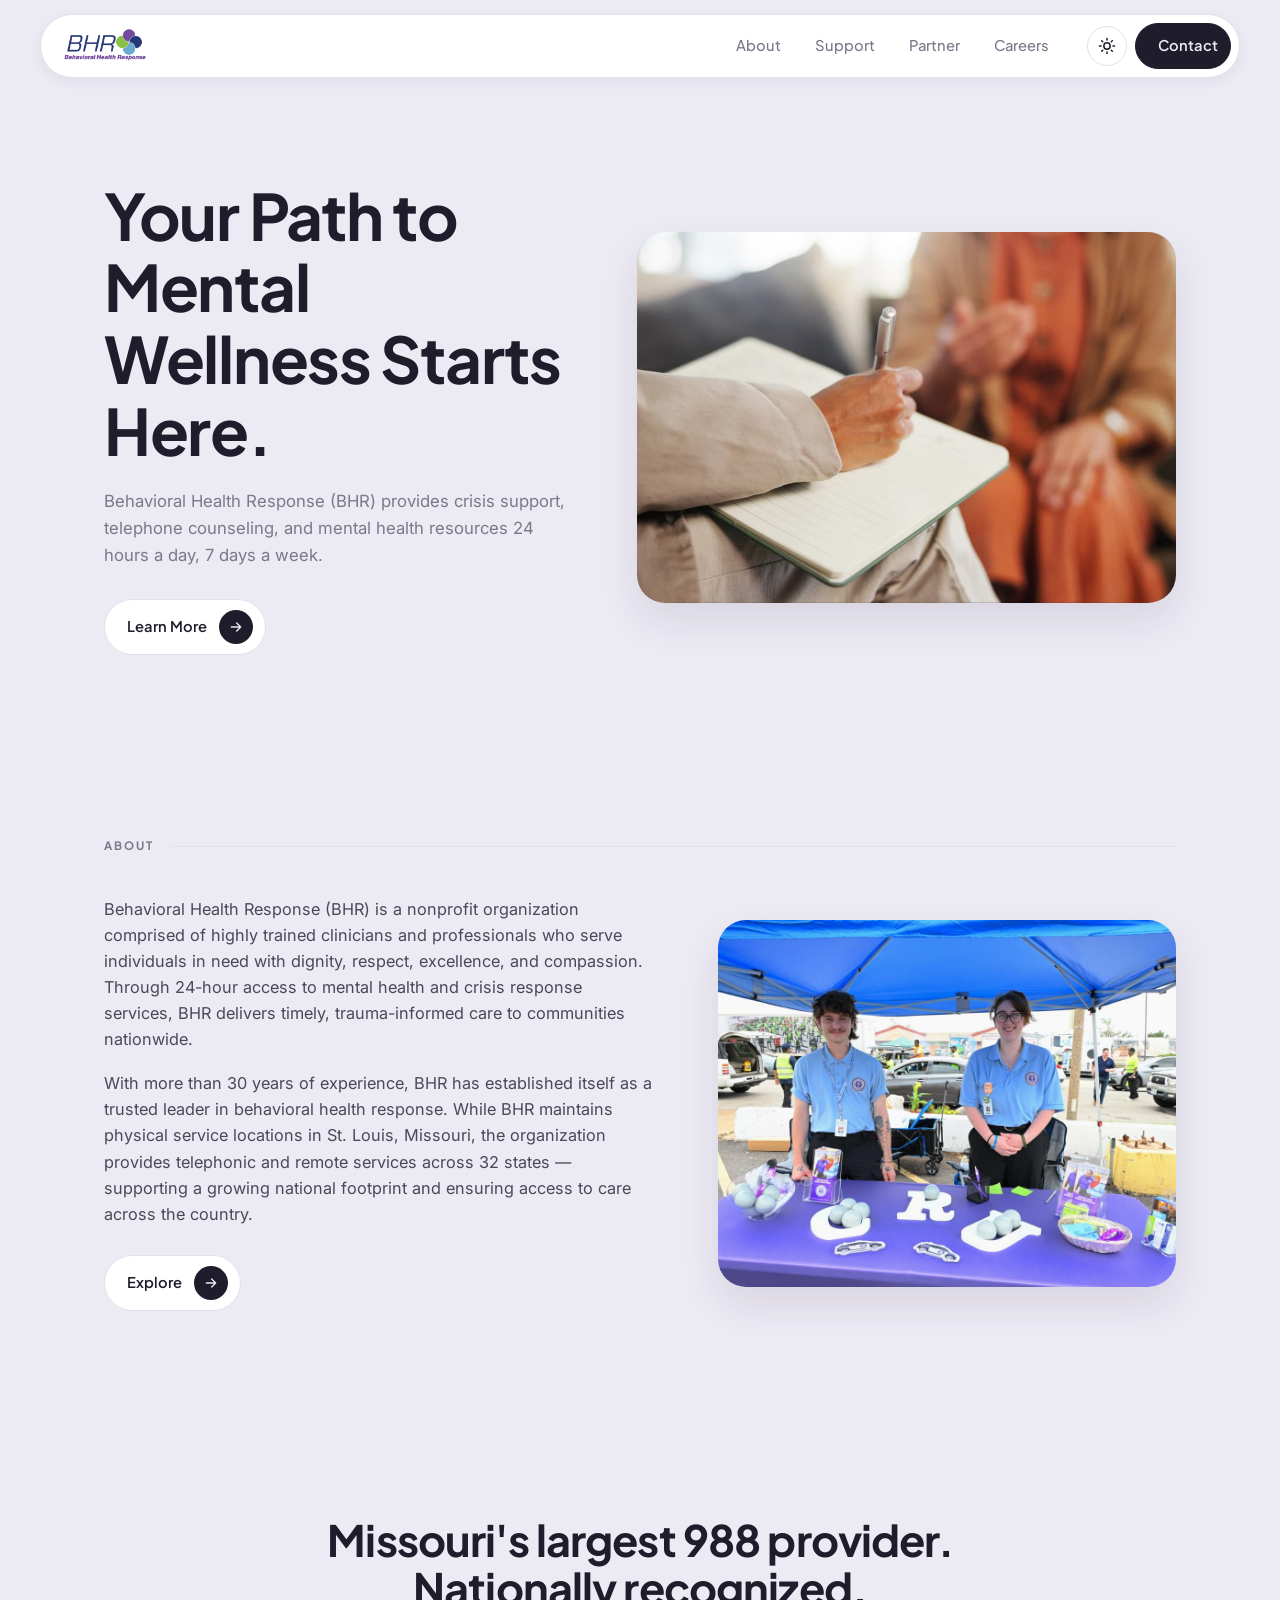
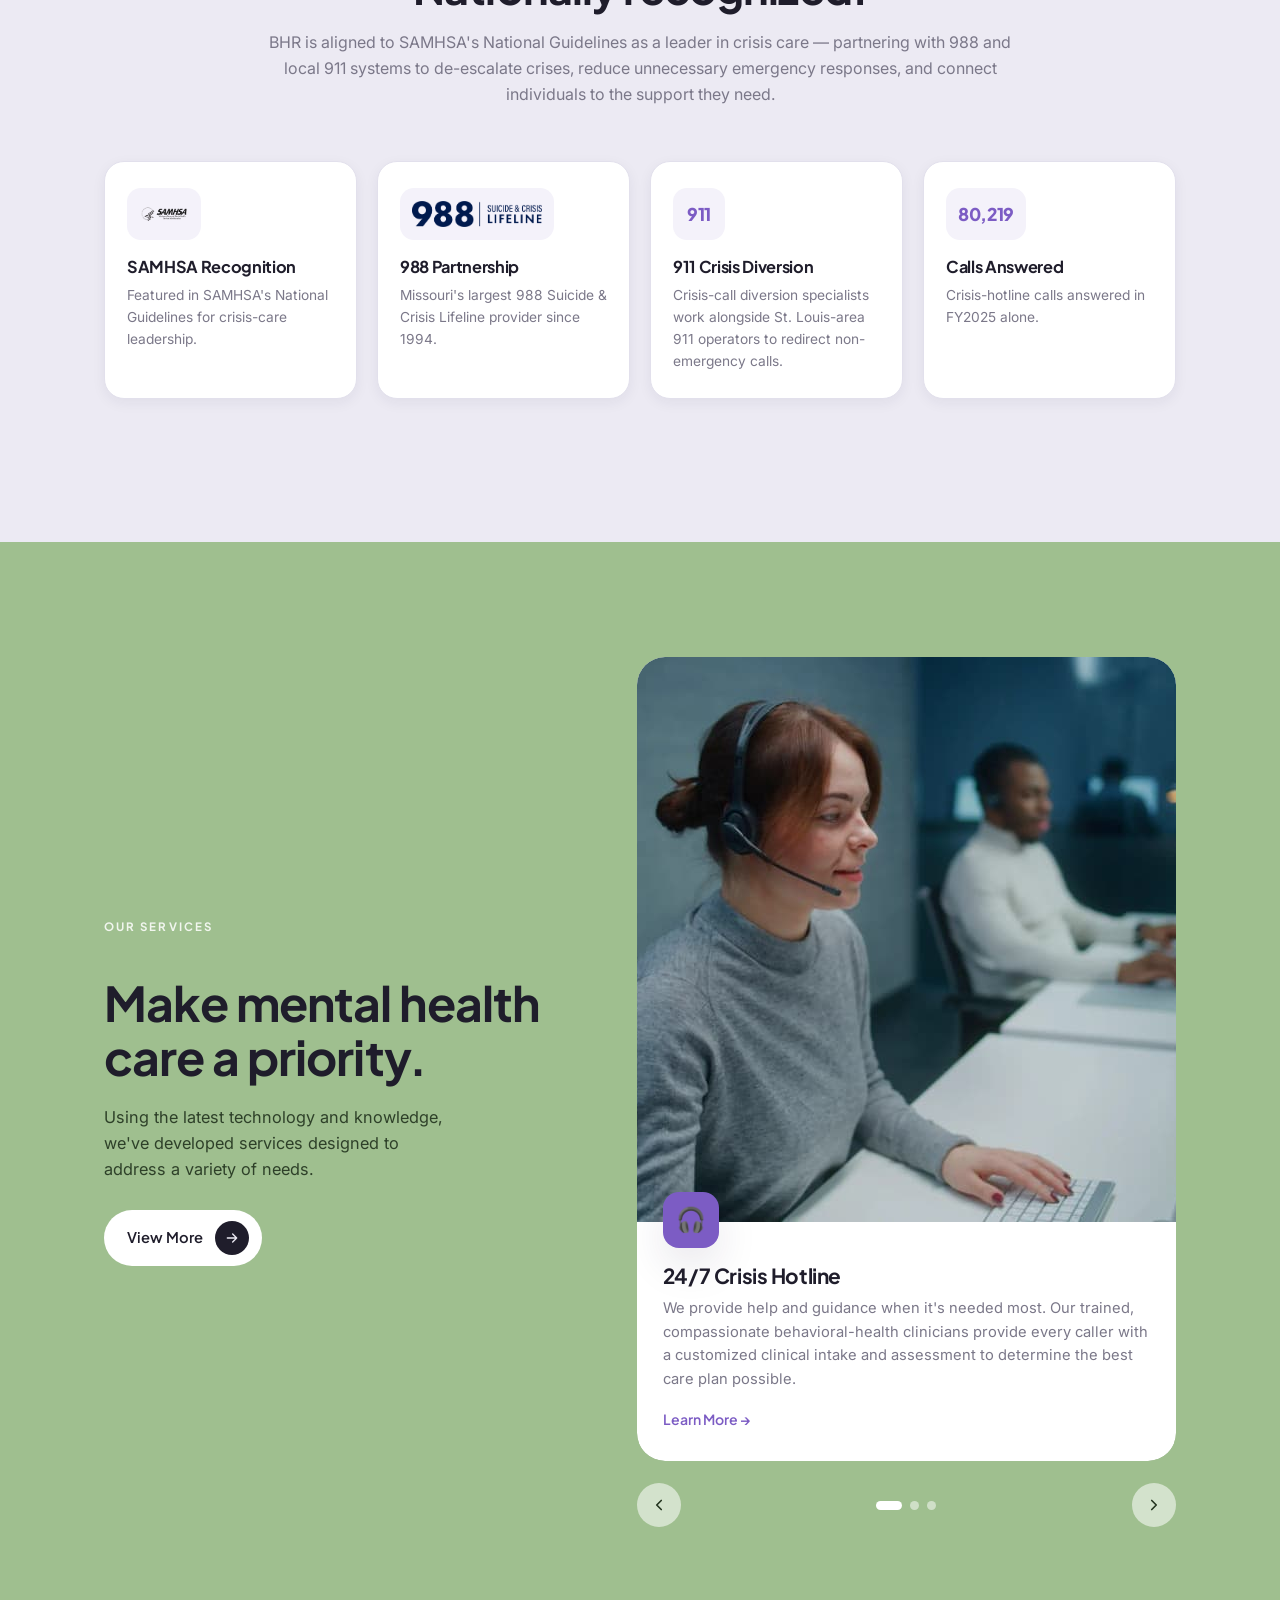
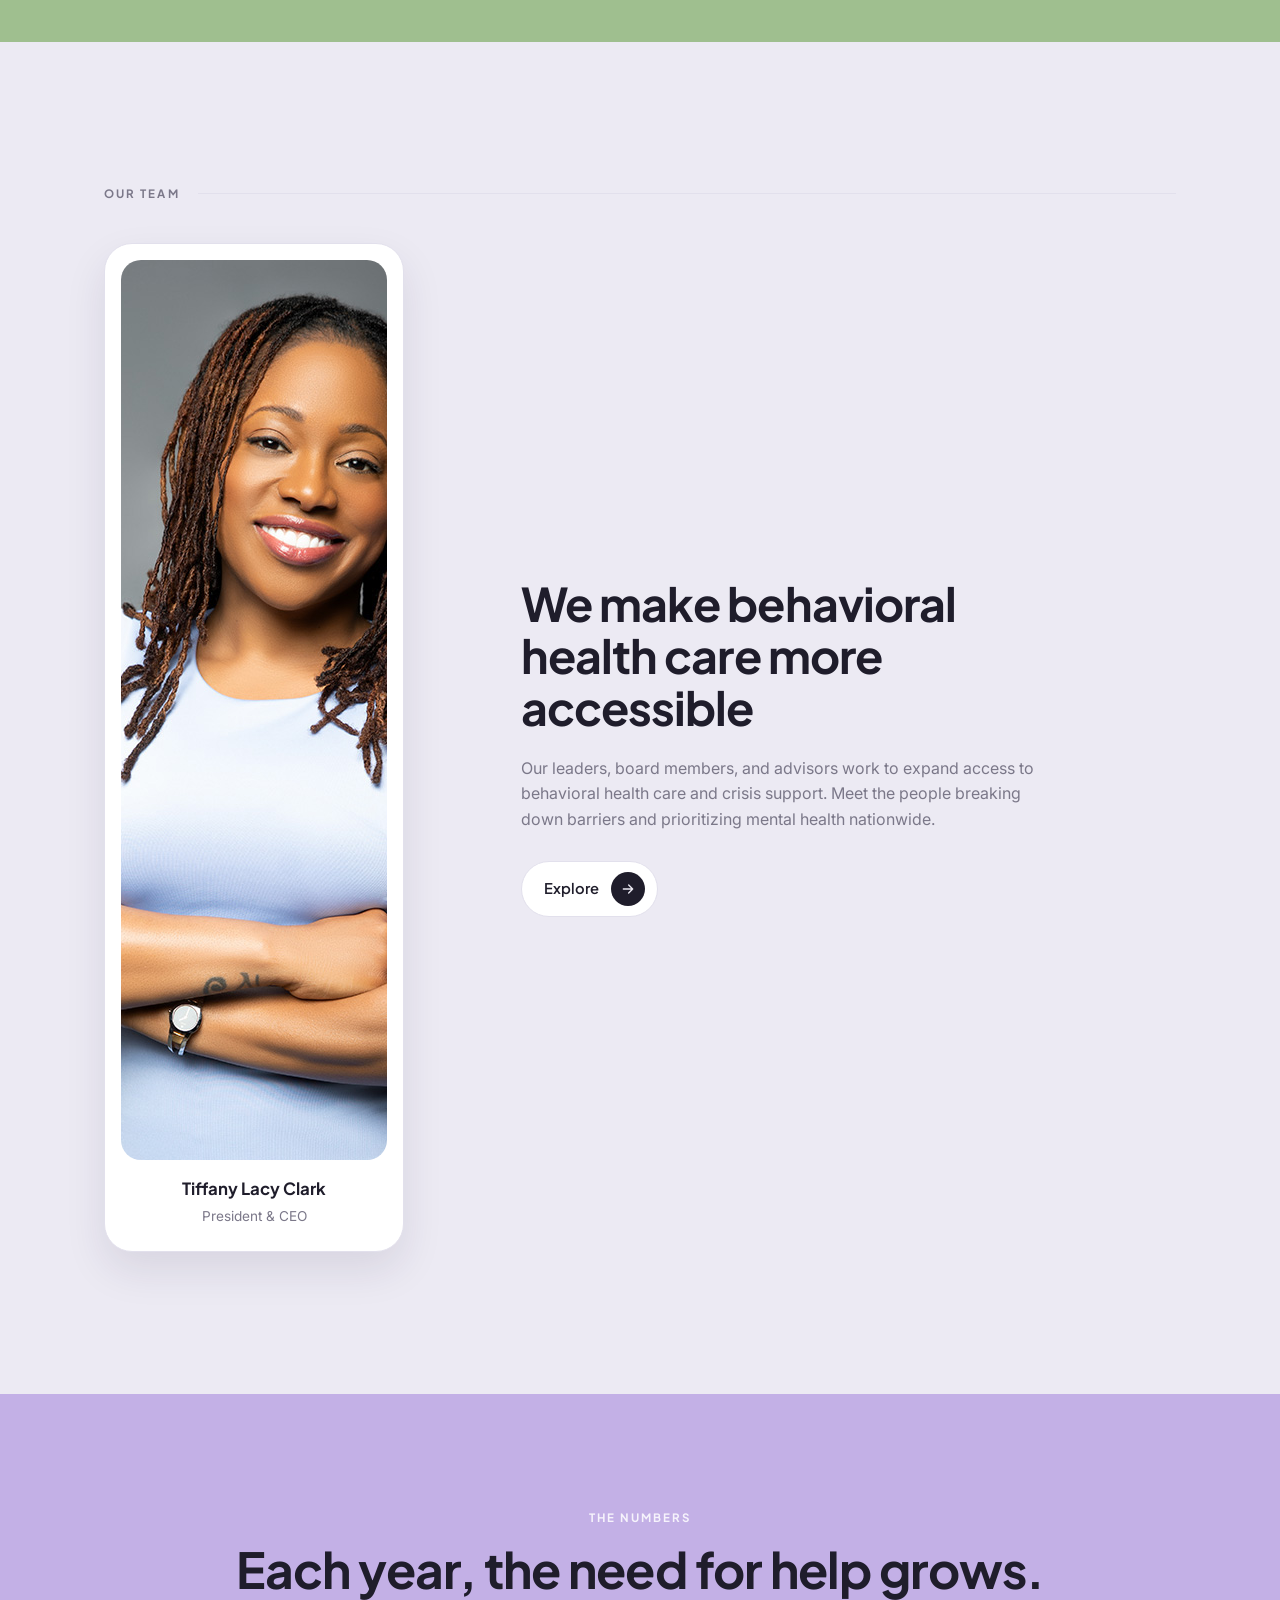
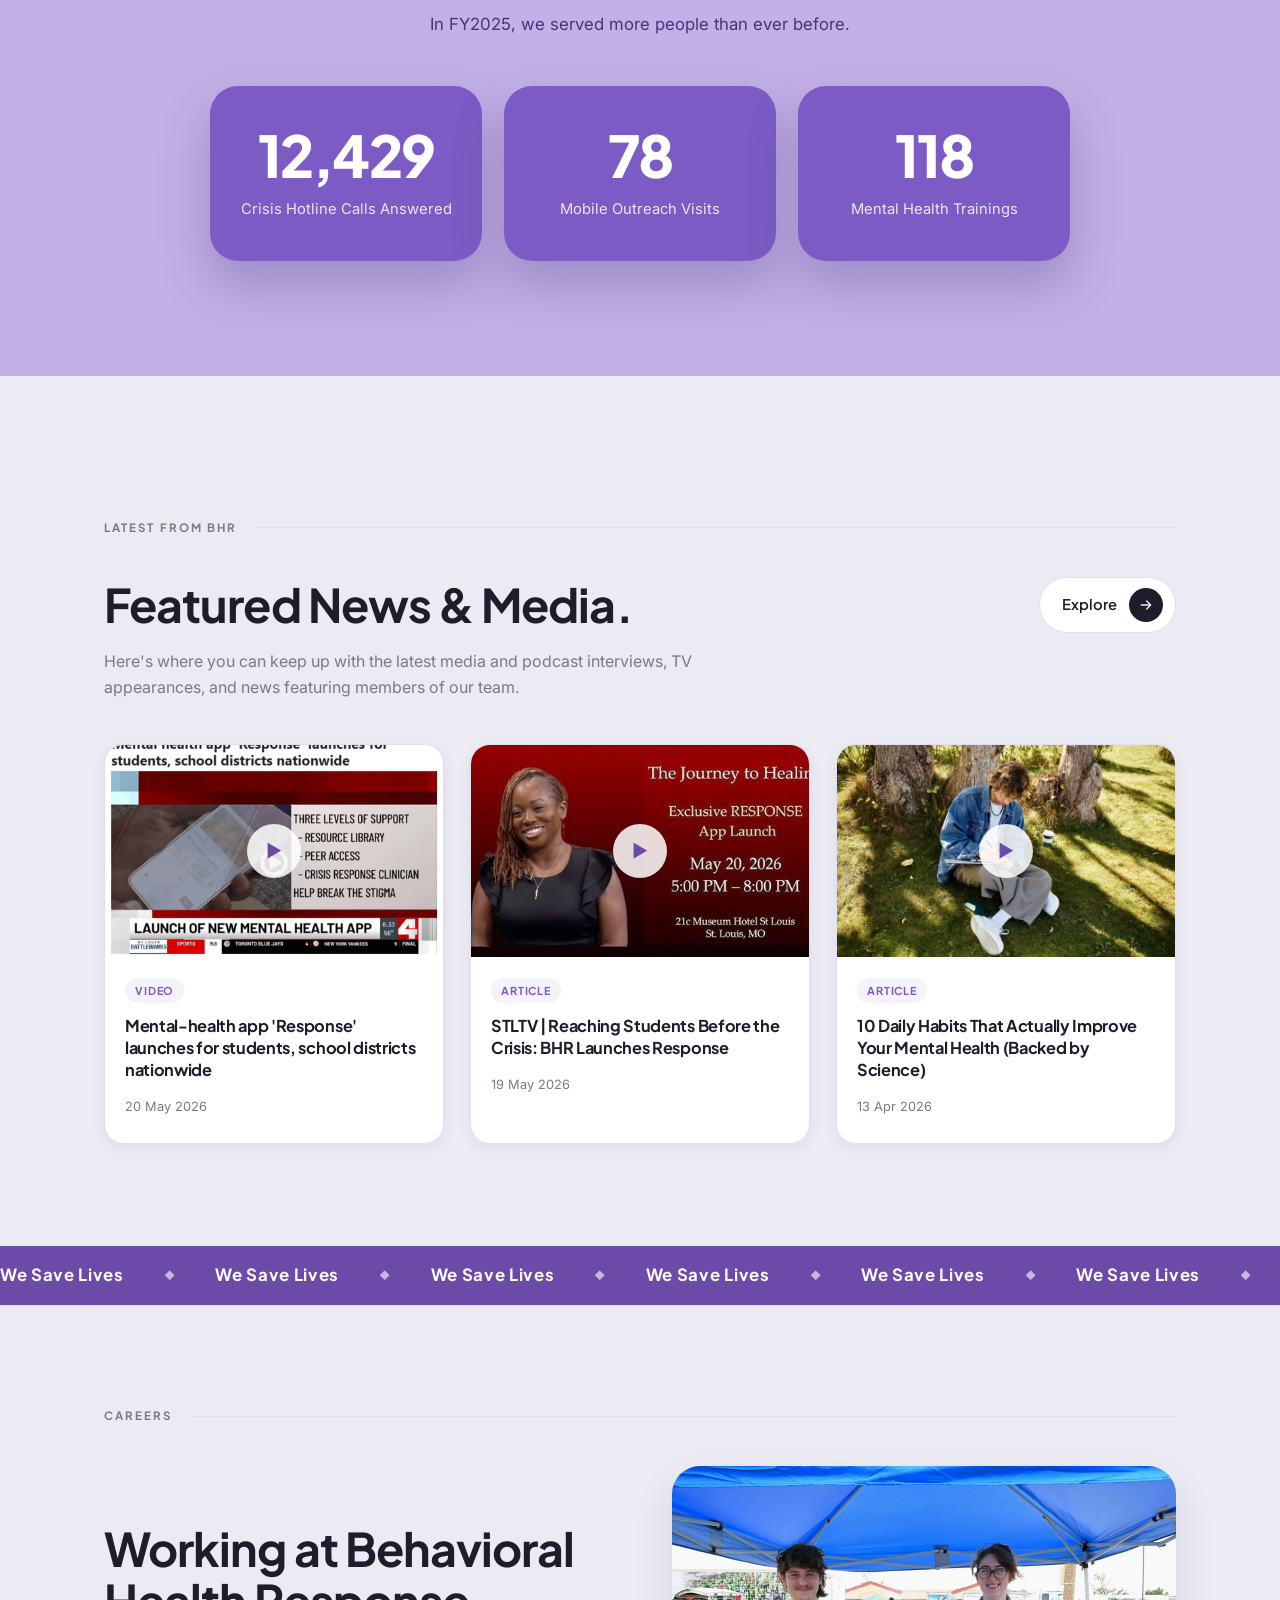
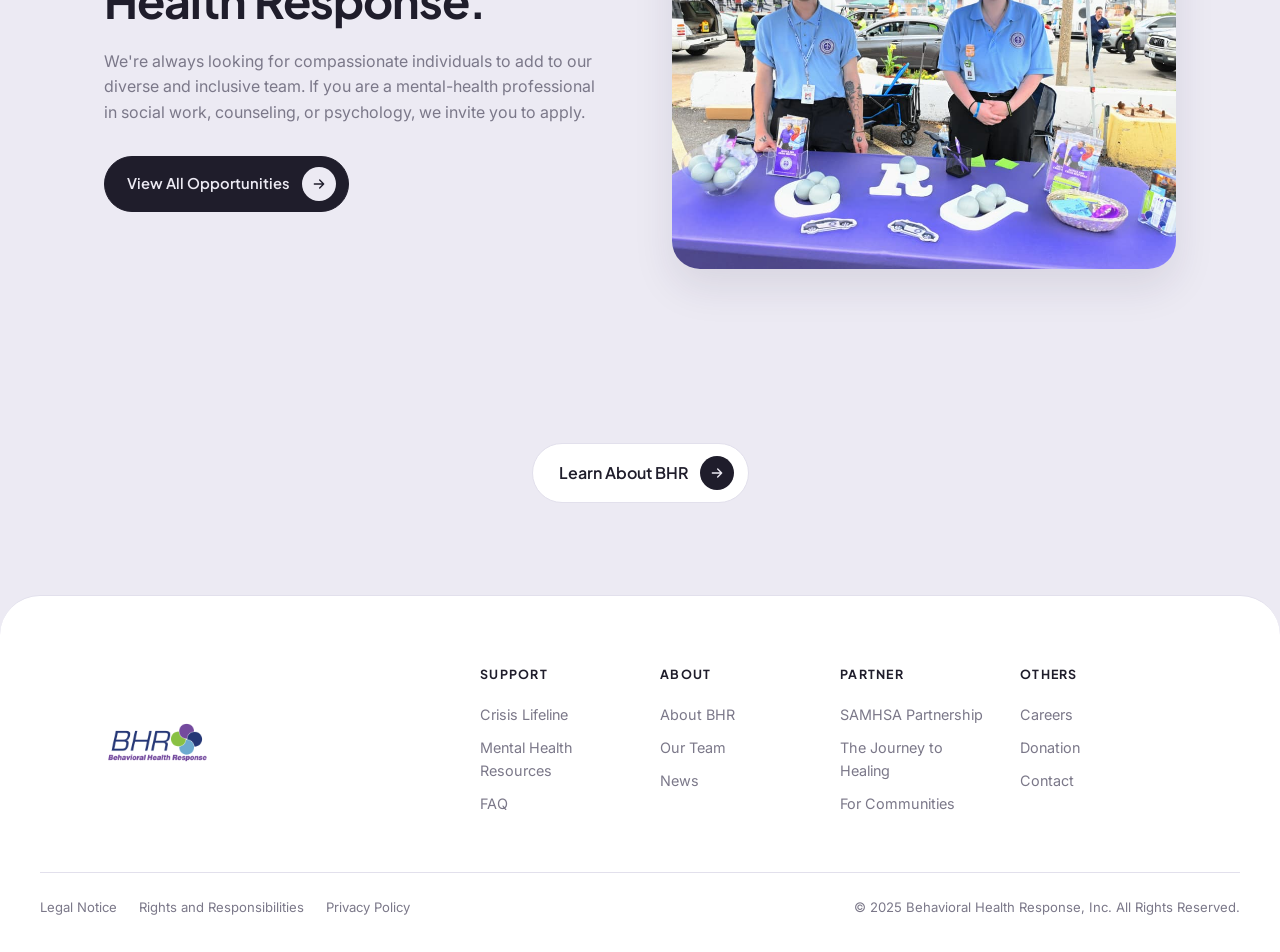
<file: index.html>
<!DOCTYPE html>
<html lang="en" data-theme="light">
<head>
  <meta charset="UTF-8" />
  <meta name="viewport" content="width=device-width, initial-scale=1.0" />
  <meta name="description" content="Behavioral Health Response (BHR) — crisis support, telephone counseling, and mental health resources 24 hours a day, 7 days a week. Missouri's largest 988 provider." />
  <title>Behavioral Health Response — Your Path to Mental Wellness Starts Here</title>
  <link rel="preconnect" href="https://fonts.googleapis.com" />
  <link rel="preconnect" href="https://fonts.gstatic.com" crossorigin />
  <link href="https://fonts.googleapis.com/css2?family=Plus+Jakarta+Sans:wght@400;500;600;700;800&family=Inter:wght@400;500;600&display=swap" rel="stylesheet" />
  <link rel="stylesheet" href="css/styles.css" />
</head>
<body>
  <!-- ============================= HEADER / NAV ============================= -->
  <header class="site-header" id="siteHeader">
    <div class="container header-inner">
      <a href="#top" class="brand" aria-label="Behavioral Health Response home">
        <img src="assets/logo.svg" alt="Behavioral Health Response" class="brand-logo" width="117" height="50" />
      </a>

      <nav class="main-nav" aria-label="Primary">
        <a href="#about">About</a>
        <a href="#services">Support</a>
        <a href="#recognition">Partner</a>
        <a href="#careers">Careers</a>
      </nav>

      <div class="header-actions">
        <button class="theme-toggle" id="themeToggle" type="button" aria-label="Toggle dark mode" title="Toggle theme">
          <svg class="icon-sun" viewBox="0 0 24 24" width="18" height="18" fill="none" stroke="currentColor" stroke-width="2" stroke-linecap="round"><circle cx="12" cy="12" r="4.2"/><path d="M12 2v2M12 20v2M4.9 4.9l1.4 1.4M17.7 17.7l1.4 1.4M2 12h2M20 12h2M4.9 19.1l1.4-1.4M17.7 6.3l1.4-1.4"/></svg>
          <svg class="icon-moon" viewBox="0 0 24 24" width="18" height="18" fill="currentColor"><path d="M20 14.5A8.5 8.5 0 0 1 9.5 4a.75.75 0 0 0-1-.9A9.5 9.5 0 1 0 20.9 15.5a.75.75 0 0 0-.9-1Z"/></svg>
        </button>
        <a href="#contact" class="btn btn-dark">Contact</a>
        <button class="nav-toggle" id="navToggle" type="button" aria-label="Open menu" aria-expanded="false">
          <span></span><span></span><span></span>
        </button>
      </div>
    </div>
  </header>

  <main id="top">
    <!-- ============================= HERO ============================= -->
    <section class="hero container" aria-labelledby="hero-title">
      <div class="hero-copy reveal">
        <h1 id="hero-title">Your Path to Mental<br />Wellness Starts Here.</h1>
        <p class="hero-sub">Behavioral Health Response (BHR) provides crisis support, telephone counseling, and mental health resources 24 hours a day, 7 days a week.</p>
        <a href="#about" class="btn btn-outline btn-arrow">
          Learn More
          <span class="arrow-dot" aria-hidden="true">
            <svg viewBox="0 0 24 24" width="16" height="16" fill="none" stroke="currentColor" stroke-width="2" stroke-linecap="round" stroke-linejoin="round"><path d="M5 12h14M13 6l6 6-6 6"/></svg>
          </span>
        </a>
      </div>
      <figure class="hero-media reveal">
        <img src="assets/hero.webp" alt="Behavioral Health Response team member supporting the community" class="media media-hero" width="1200" height="633" fetchpriority="high" />
      </figure>
    </section>

    <!-- ============================= ABOUT ============================= -->
    <section class="section about container" id="about" aria-labelledby="about-title">
      <div class="section-eyebrow"><span>ABOUT</span><span class="rule"></span></div>
      <div class="about-grid">
        <div class="about-copy reveal">
          <p>Behavioral Health Response (BHR) is a nonprofit organization comprised of highly trained clinicians and professionals who serve individuals in need with dignity, respect, excellence, and compassion. Through 24-hour access to mental health and crisis response services, BHR delivers timely, trauma-informed care to communities nationwide.</p>
          <p>With more than 30 years of experience, BHR has established itself as a trusted leader in behavioral health response. While BHR maintains physical service locations in St. Louis, Missouri, the organization provides telephonic and remote services across 32 states — supporting a growing national footprint and ensuring access to care across the country.</p>
          <a href="#recognition" class="btn btn-outline btn-arrow">
            Explore
            <span class="arrow-dot" aria-hidden="true"><svg viewBox="0 0 24 24" width="16" height="16" fill="none" stroke="currentColor" stroke-width="2" stroke-linecap="round" stroke-linejoin="round"><path d="M5 12h14M13 6l6 6-6 6"/></svg></span>
          </a>
        </div>
        <figure class="about-media reveal">
          <img src="assets/careers.webp" alt="BHR staff engaging with the community at an outreach event" class="media media-about" width="1200" height="800" loading="lazy" />
        </figure>
      </div>
    </section>

    <!-- ============================= RECOGNITION / 988 ============================= -->
    <section class="section recognition container" id="recognition" aria-labelledby="recognition-title">
      <div class="recognition-head reveal">
        <h2 id="recognition-title">Missouri's largest 988 provider.<br />Nationally recognized.</h2>
        <p>BHR is aligned to SAMHSA's National Guidelines as a leader in crisis care — partnering with 988 and local 911 systems to de-escalate crises, reduce unnecessary emergency responses, and connect individuals to the support they need.</p>
      </div>
      <ul class="stat-cards" role="list">
        <li class="stat-card reveal">
          <span class="stat-badge stat-logo"><img src="assets/samhsa.png" alt="SAMHSA" /></span>
          <h3>SAMHSA Recognition</h3>
          <p>Featured in SAMHSA's National Guidelines for crisis-care leadership.</p>
        </li>
        <li class="stat-card reveal">
          <span class="stat-badge stat-logo"><img src="assets/badge-988.png" alt="988 Suicide & Crisis Lifeline" /></span>
          <h3>988 Partnership</h3>
          <p>Missouri's largest 988 Suicide &amp; Crisis Lifeline provider since 1994.</p>
        </li>
        <li class="stat-card reveal">
          <span class="stat-badge stat-num">911</span>
          <h3>911 Crisis Diversion</h3>
          <p>Crisis-call diversion specialists work alongside St. Louis-area 911 operators to redirect non-emergency calls.</p>
        </li>
        <li class="stat-card reveal">
          <span class="stat-badge stat-num">80,219</span>
          <h3>Calls Answered</h3>
          <p>Crisis-hotline calls answered in FY2025 alone.</p>
        </li>
      </ul>
    </section>

    <!-- ============================= SERVICES (GREEN) ============================= -->
    <section class="section-band band-green" id="services" aria-labelledby="services-title">
      <div class="container services-grid">
        <div class="services-copy reveal">
          <div class="section-eyebrow on-band"><span>OUR SERVICES</span></div>
          <h2 id="services-title">Make mental health<br />care a priority.</h2>
          <p>Using the latest technology and knowledge, we've developed services designed to address a variety of needs.</p>
          <a href="#numbers" class="btn btn-light btn-arrow">
            View More
            <span class="arrow-dot" aria-hidden="true"><svg viewBox="0 0 24 24" width="16" height="16" fill="none" stroke="currentColor" stroke-width="2" stroke-linecap="round" stroke-linejoin="round"><path d="M5 12h14M13 6l6 6-6 6"/></svg></span>
          </a>
        </div>

        <div class="services-carousel reveal">
          <div class="carousel-track" id="carouselTrack">
            <article class="service-slide">
              <img src="assets/service-crisis.webp" alt="A trained BHR clinician providing crisis support by phone" class="media media-service" width="1080" height="565" loading="lazy" />
              <div class="service-card">
                <span class="service-icon" aria-hidden="true">🎧</span>
                <h3>24/7 Crisis Hotline</h3>
                <p>We provide help and guidance when it's needed most. Our trained, compassionate behavioral-health clinicians provide every caller with a customized clinical intake and assessment to determine the best care plan possible.</p>
                <a href="#contact" class="link-arrow">Learn More →</a>
              </div>
            </article>
            <article class="service-slide">
              <img src="assets/careers.webp" alt="BHR mobile outreach team meeting people in the community" class="media media-service" width="1200" height="800" loading="lazy" />
              <div class="service-card">
                <span class="service-icon" aria-hidden="true">🚐</span>
                <h3>Mobile Outreach</h3>
                <p>Community-based response teams meet individuals where they are, providing in-person de-escalation, assessment, and warm hand-offs to ongoing care and local resources.</p>
                <a href="#contact" class="link-arrow">Learn More →</a>
              </div>
            </article>
            <article class="service-slide">
              <img src="assets/hero.webp" alt="A mental-health training session led by BHR staff" class="media media-service" width="1200" height="633" loading="lazy" />
              <div class="service-card">
                <span class="service-icon" aria-hidden="true">🧠</span>
                <h3>Mental Health Training</h3>
                <p>We equip schools, employers, and first responders with evidence-based training to recognize warning signs and respond with confidence and compassion.</p>
                <a href="#contact" class="link-arrow">Learn More →</a>
              </div>
            </article>
          </div>
          <div class="carousel-controls">
            <button class="carousel-btn" id="carouselPrev" type="button" aria-label="Previous slide">
              <svg viewBox="0 0 24 24" width="18" height="18" fill="none" stroke="currentColor" stroke-width="2.2" stroke-linecap="round" stroke-linejoin="round"><path d="M15 6l-6 6 6 6"/></svg>
            </button>
            <div class="carousel-dots" id="carouselDots" role="tablist" aria-label="Slides"></div>
            <button class="carousel-btn" id="carouselNext" type="button" aria-label="Next slide">
              <svg viewBox="0 0 24 24" width="18" height="18" fill="none" stroke="currentColor" stroke-width="2.2" stroke-linecap="round" stroke-linejoin="round"><path d="M9 6l6 6-6 6"/></svg>
            </button>
          </div>
        </div>
      </div>
    </section>

    <!-- ============================= TEAM ============================= -->
    <section class="section team container" id="team" aria-labelledby="team-title">
      <div class="section-eyebrow"><span>OUR TEAM</span><span class="rule"></span></div>
      <div class="team-grid">
        <figure class="team-card reveal">
          <img src="assets/tiffany.jpg" alt="Tiffany Lacy Clark, President & CEO of Behavioral Health Response" class="media media-portrait" width="900" height="900" loading="lazy" />
          <figcaption>
            <strong>Tiffany Lacy Clark</strong>
            <span>President &amp; CEO</span>
          </figcaption>
        </figure>
        <div class="team-copy reveal">
          <h2 id="team-title">We make behavioral health care more accessible</h2>
          <p>Our leaders, board members, and advisors work to expand access to behavioral health care and crisis support. Meet the people breaking down barriers and prioritizing mental health nationwide.</p>
          <a href="#careers" class="btn btn-outline btn-arrow">
            Explore
            <span class="arrow-dot" aria-hidden="true"><svg viewBox="0 0 24 24" width="16" height="16" fill="none" stroke="currentColor" stroke-width="2" stroke-linecap="round" stroke-linejoin="round"><path d="M5 12h14M13 6l6 6-6 6"/></svg></span>
          </a>
        </div>
      </div>
    </section>

    <!-- ============================= THE NUMBERS (PURPLE) ============================= -->
    <section class="section-band band-purple" id="numbers" aria-labelledby="numbers-title">
      <div class="container numbers-inner">
        <div class="section-eyebrow on-band center"><span>THE NUMBERS</span></div>
        <h2 id="numbers-title" class="reveal">Each year, the need for help grows.</h2>
        <p class="numbers-sub reveal">In FY2025, we served more people than ever before.</p>
        <ul class="big-stats" role="list">
          <li class="big-stat reveal">
            <span class="big-num" data-count="14651">0</span>
            <span class="big-label">Crisis Hotline Calls Answered</span>
          </li>
          <li class="big-stat reveal">
            <span class="big-num" data-count="93">0</span>
            <span class="big-label">Mobile Outreach Visits</span>
          </li>
          <li class="big-stat reveal">
            <span class="big-num" data-count="140">0</span>
            <span class="big-label">Mental Health Trainings</span>
          </li>
        </ul>
      </div>
    </section>

    <!-- ============================= NEWS & MEDIA ============================= -->
    <section class="section news container" id="news" aria-labelledby="news-title">
      <div class="section-eyebrow"><span>LATEST FROM BHR</span><span class="rule"></span></div>
      <div class="news-head reveal">
        <h2 id="news-title">Featured News &amp; Media.</h2>
        <a href="#" class="btn btn-outline btn-arrow">
          Explore
          <span class="arrow-dot" aria-hidden="true"><svg viewBox="0 0 24 24" width="16" height="16" fill="none" stroke="currentColor" stroke-width="2" stroke-linecap="round" stroke-linejoin="round"><path d="M5 12h14M13 6l6 6-6 6"/></svg></span>
        </a>
      </div>
      <p class="news-intro reveal">Here's where you can keep up with the latest media and podcast interviews, TV appearances, and news featuring members of our team.</p>
      <ul class="news-grid" role="list">
        <li class="news-card reveal">
          <div class="news-media">
            <img src="assets/news-1.png" alt="Mental-health app 'Response' launch coverage" class="media" width="500" height="350" loading="lazy" />
            <span class="play-badge" aria-hidden="true">▶</span>
          </div>
          <div class="news-body">
            <span class="tag">Video</span>
            <h3>Mental-health app 'Response' launches for students, school districts nationwide</h3>
            <time>20 May 2026</time>
          </div>
        </li>
        <li class="news-card reveal">
          <div class="news-media">
            <img src="assets/news-2.jpg" alt="STLTV segment — BHR launches Response" class="media" width="500" height="281" loading="lazy" />
            <span class="play-badge" aria-hidden="true">▶</span>
          </div>
          <div class="news-body">
            <span class="tag">Article</span>
            <h3>STLTV | Reaching Students Before the Crisis: BHR Launches Response</h3>
            <time>19 May 2026</time>
          </div>
        </li>
        <li class="news-card reveal">
          <div class="news-media">
            <img src="assets/news-3.jpg" alt="Wellness feature — 10 daily habits for mental health" class="media" width="750" height="500" loading="lazy" />
            <span class="play-badge" aria-hidden="true">▶</span>
          </div>
          <div class="news-body">
            <span class="tag">Article</span>
            <h3>10 Daily Habits That Actually Improve Your Mental Health (Backed by Science)</h3>
            <time>13 Apr 2026</time>
          </div>
        </li>
      </ul>
    </section>

    <!-- ============================= MARQUEE ============================= -->
    <div class="marquee" aria-hidden="true">
      <div class="marquee-track">
        <span>We Save Lives</span><span class="diamond">◆</span>
        <span>We Save Lives</span><span class="diamond">◆</span>
        <span>We Save Lives</span><span class="diamond">◆</span>
        <span>We Save Lives</span><span class="diamond">◆</span>
        <span>We Save Lives</span><span class="diamond">◆</span>
        <span>We Save Lives</span><span class="diamond">◆</span>
        <span>We Save Lives</span><span class="diamond">◆</span>
        <span>We Save Lives</span><span class="diamond">◆</span>
      </div>
    </div>

    <!-- ============================= CAREERS ============================= -->
    <section class="section careers container" id="careers" aria-labelledby="careers-title">
      <div class="section-eyebrow"><span>CAREERS</span><span class="rule"></span></div>
      <div class="careers-grid">
        <div class="careers-copy reveal">
          <h2 id="careers-title">Working at Behavioral Health Response.</h2>
          <p>We're always looking for compassionate individuals to add to our diverse and inclusive team. If you are a mental-health professional in social work, counseling, or psychology, we invite you to apply.</p>
          <a href="#" class="btn btn-dark btn-arrow">
            View All Opportunities
            <span class="arrow-dot light" aria-hidden="true"><svg viewBox="0 0 24 24" width="16" height="16" fill="none" stroke="currentColor" stroke-width="2" stroke-linecap="round" stroke-linejoin="round"><path d="M5 12h14M13 6l6 6-6 6"/></svg></span>
          </a>
        </div>
        <figure class="careers-media reveal">
          <img src="assets/careers.webp" alt="BHR staff volunteering at a community outreach tent" class="media media-careers" width="1200" height="800" loading="lazy" />
        </figure>
      </div>
    </section>

    <!-- ============================= CTA ============================= -->
    <section class="cta-final container" id="contact">
      <a href="#top" class="btn btn-outline btn-arrow btn-lg">
        Learn About BHR
        <span class="arrow-dot" aria-hidden="true"><svg viewBox="0 0 24 24" width="16" height="16" fill="none" stroke="currentColor" stroke-width="2" stroke-linecap="round" stroke-linejoin="round"><path d="M5 12h14M13 6l6 6-6 6"/></svg></span>
      </a>
    </section>
  </main>

  <!-- ============================= FOOTER ============================= -->
  <footer class="site-footer">
    <div class="container footer-inner">
      <div class="footer-brand">
        <img src="assets/logo.svg" alt="Behavioral Health Response" class="brand-logo footer-logo" width="117" height="50" />
      </div>

      <nav class="footer-cols" aria-label="Footer">
        <div class="footer-col">
          <h4>Support</h4>
          <a href="#services">Crisis Lifeline</a>
          <a href="telebehavioral.html">Mental Health Resources</a>
          <a href="#">FAQ</a>
        </div>
        <div class="footer-col">
          <h4>About</h4>
          <a href="#about">About BHR</a>
          <a href="#team">Our Team</a>
          <a href="#news">News</a>
        </div>
        <div class="footer-col">
          <h4>Partner</h4>
          <a href="#recognition">SAMHSA Partnership</a>
          <a href="#">The Journey to Healing</a>
          <a href="#">For Communities</a>
        </div>
        <div class="footer-col">
          <h4>Others</h4>
          <a href="#careers">Careers</a>
          <a href="#">Donation</a>
          <a href="#contact">Contact</a>
        </div>
      </nav>
    </div>
    <div class="container footer-bottom">
      <div class="footer-legal">
        <a href="#">Legal Notice</a>
        <a href="#">Rights and Responsibilities</a>
        <a href="#">Privacy Policy</a>
      </div>
      <p>© 2025 Behavioral Health Response, Inc. All Rights Reserved.</p>
    </div>
  </footer>

  <script src="js/main.js"></script>
</body>
</html>
</file>
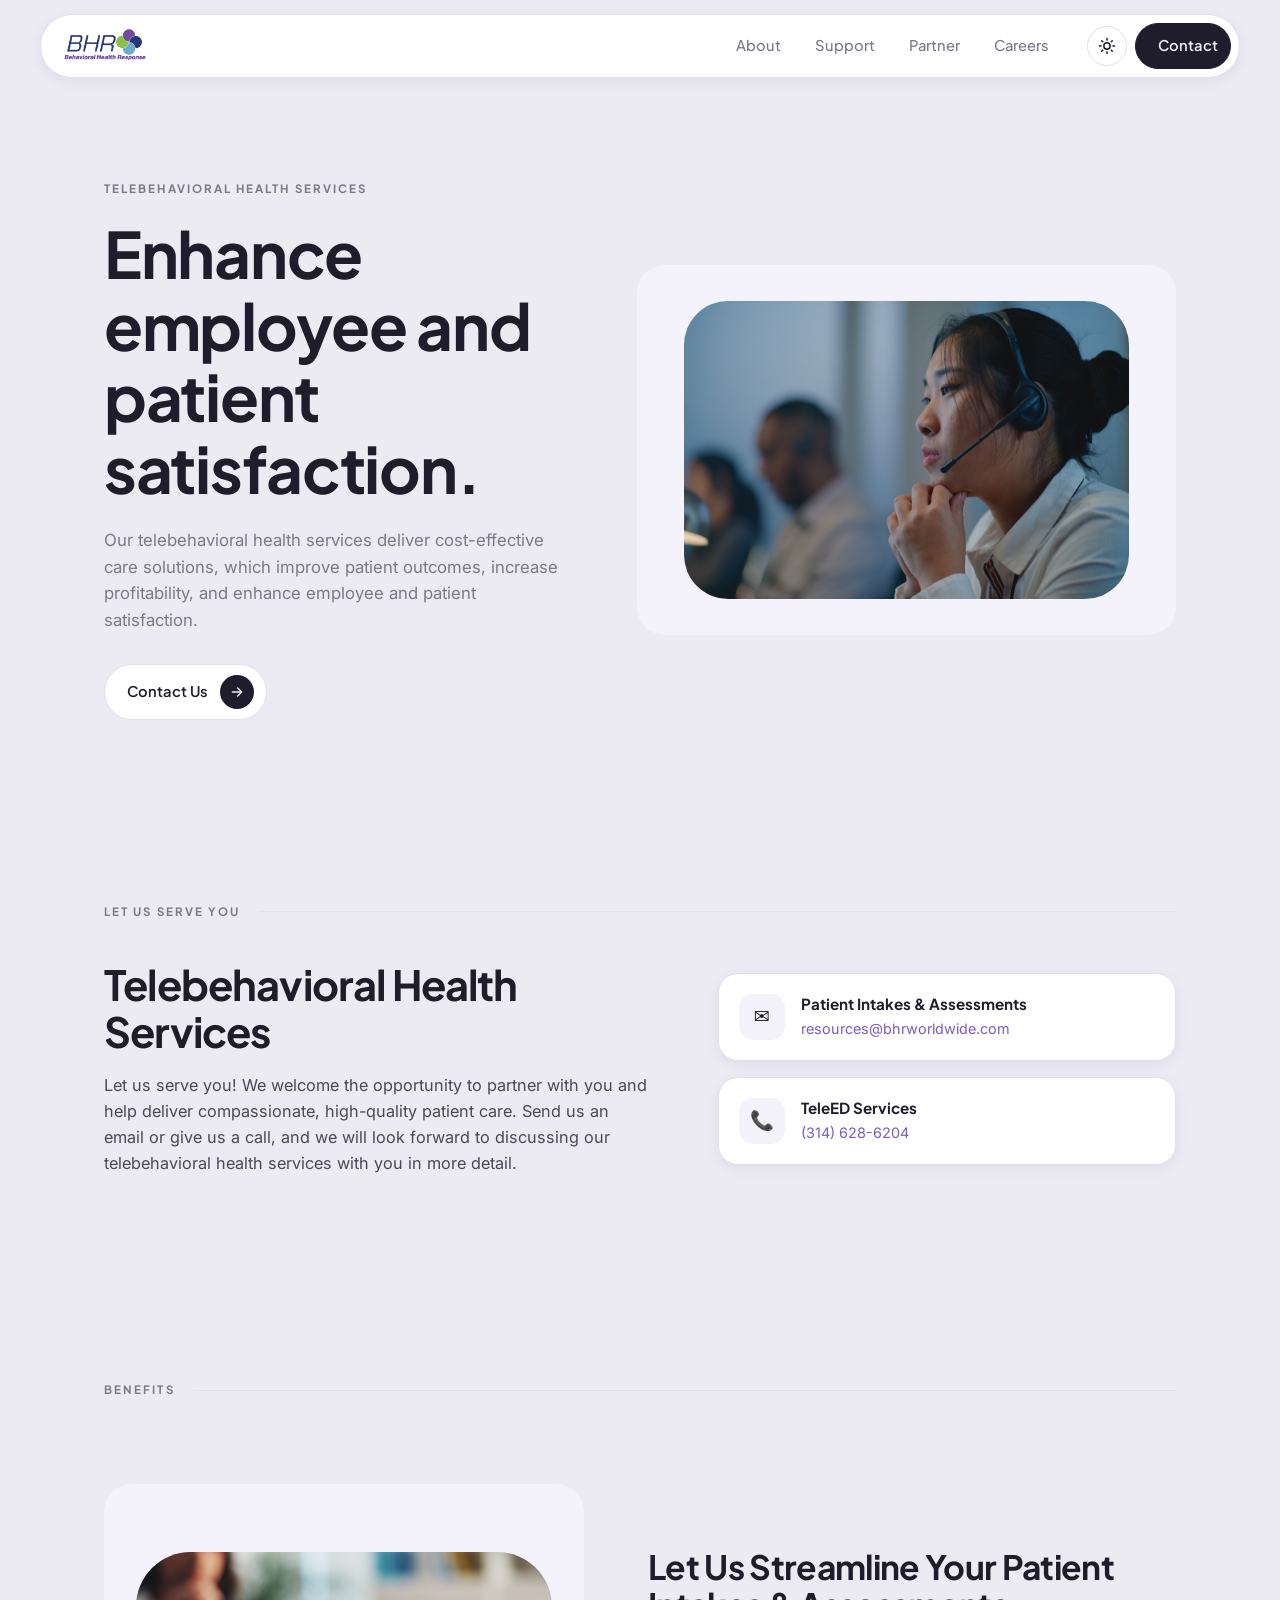
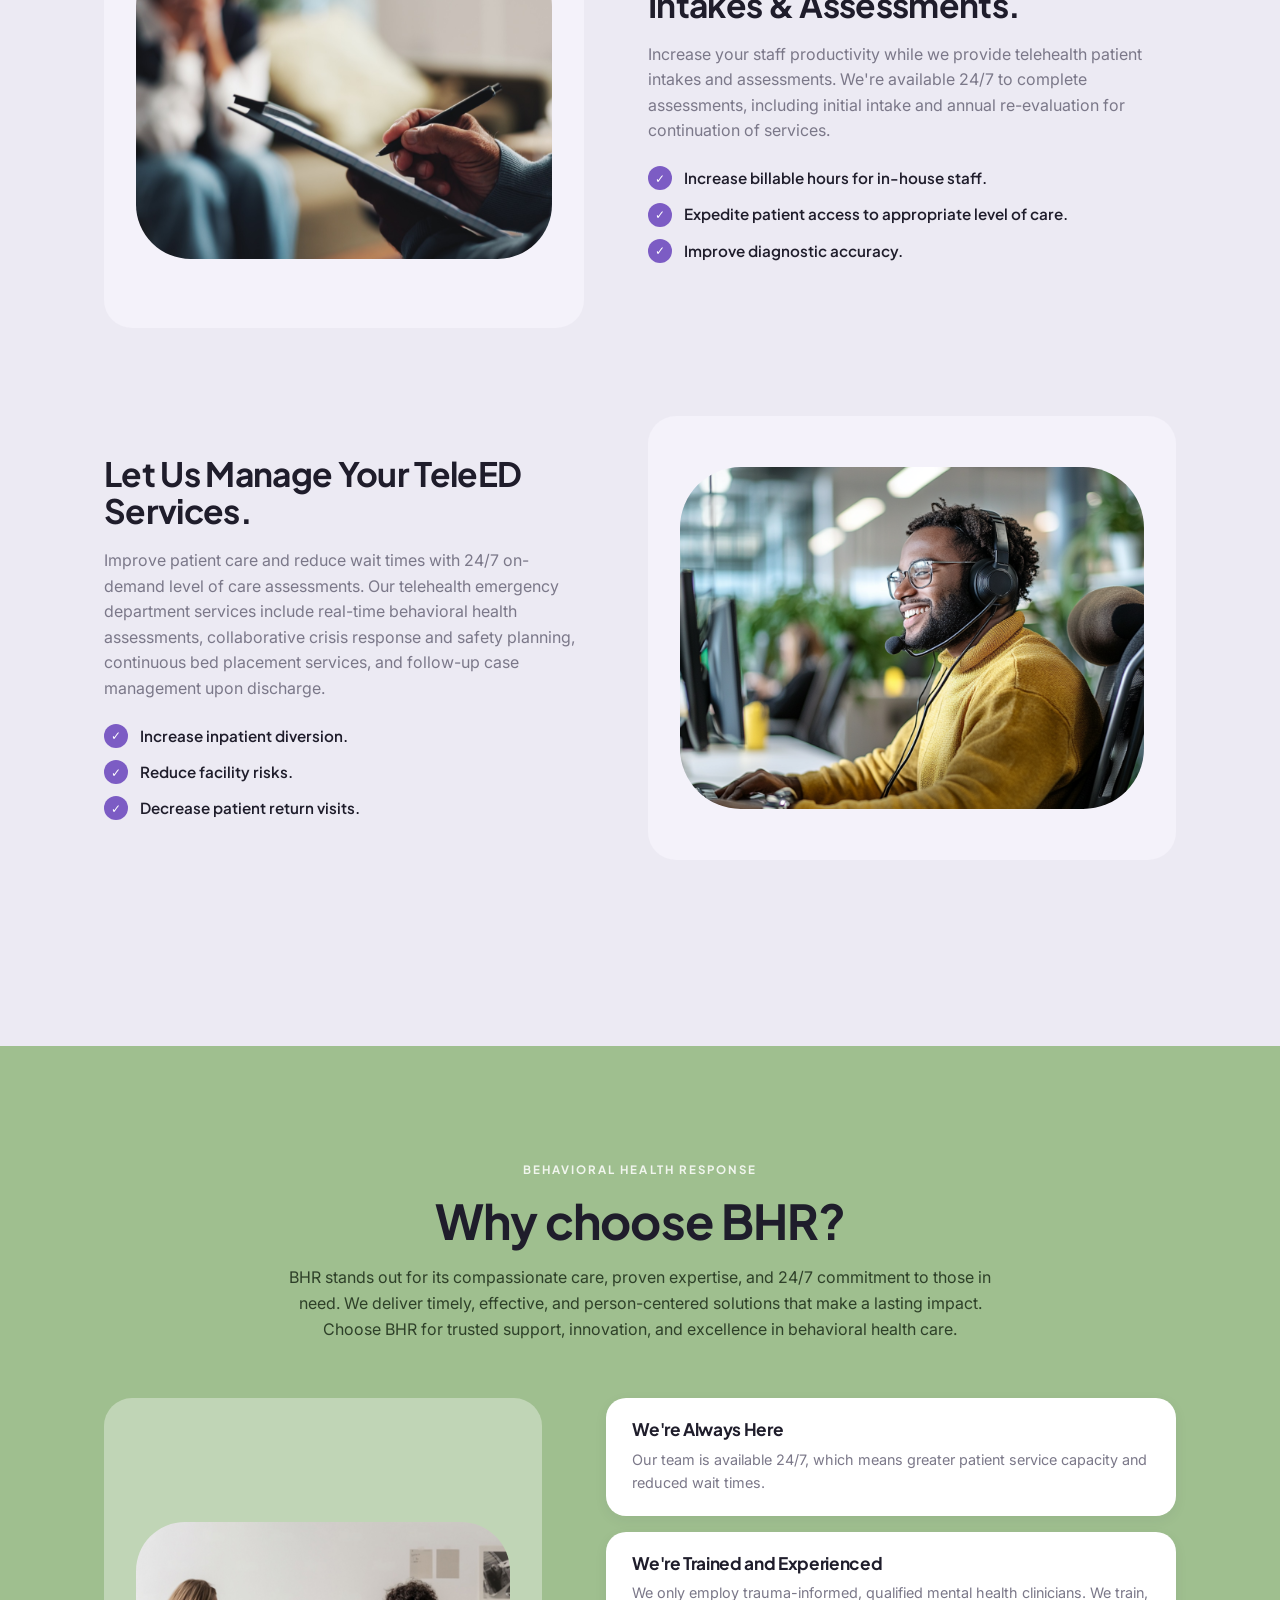
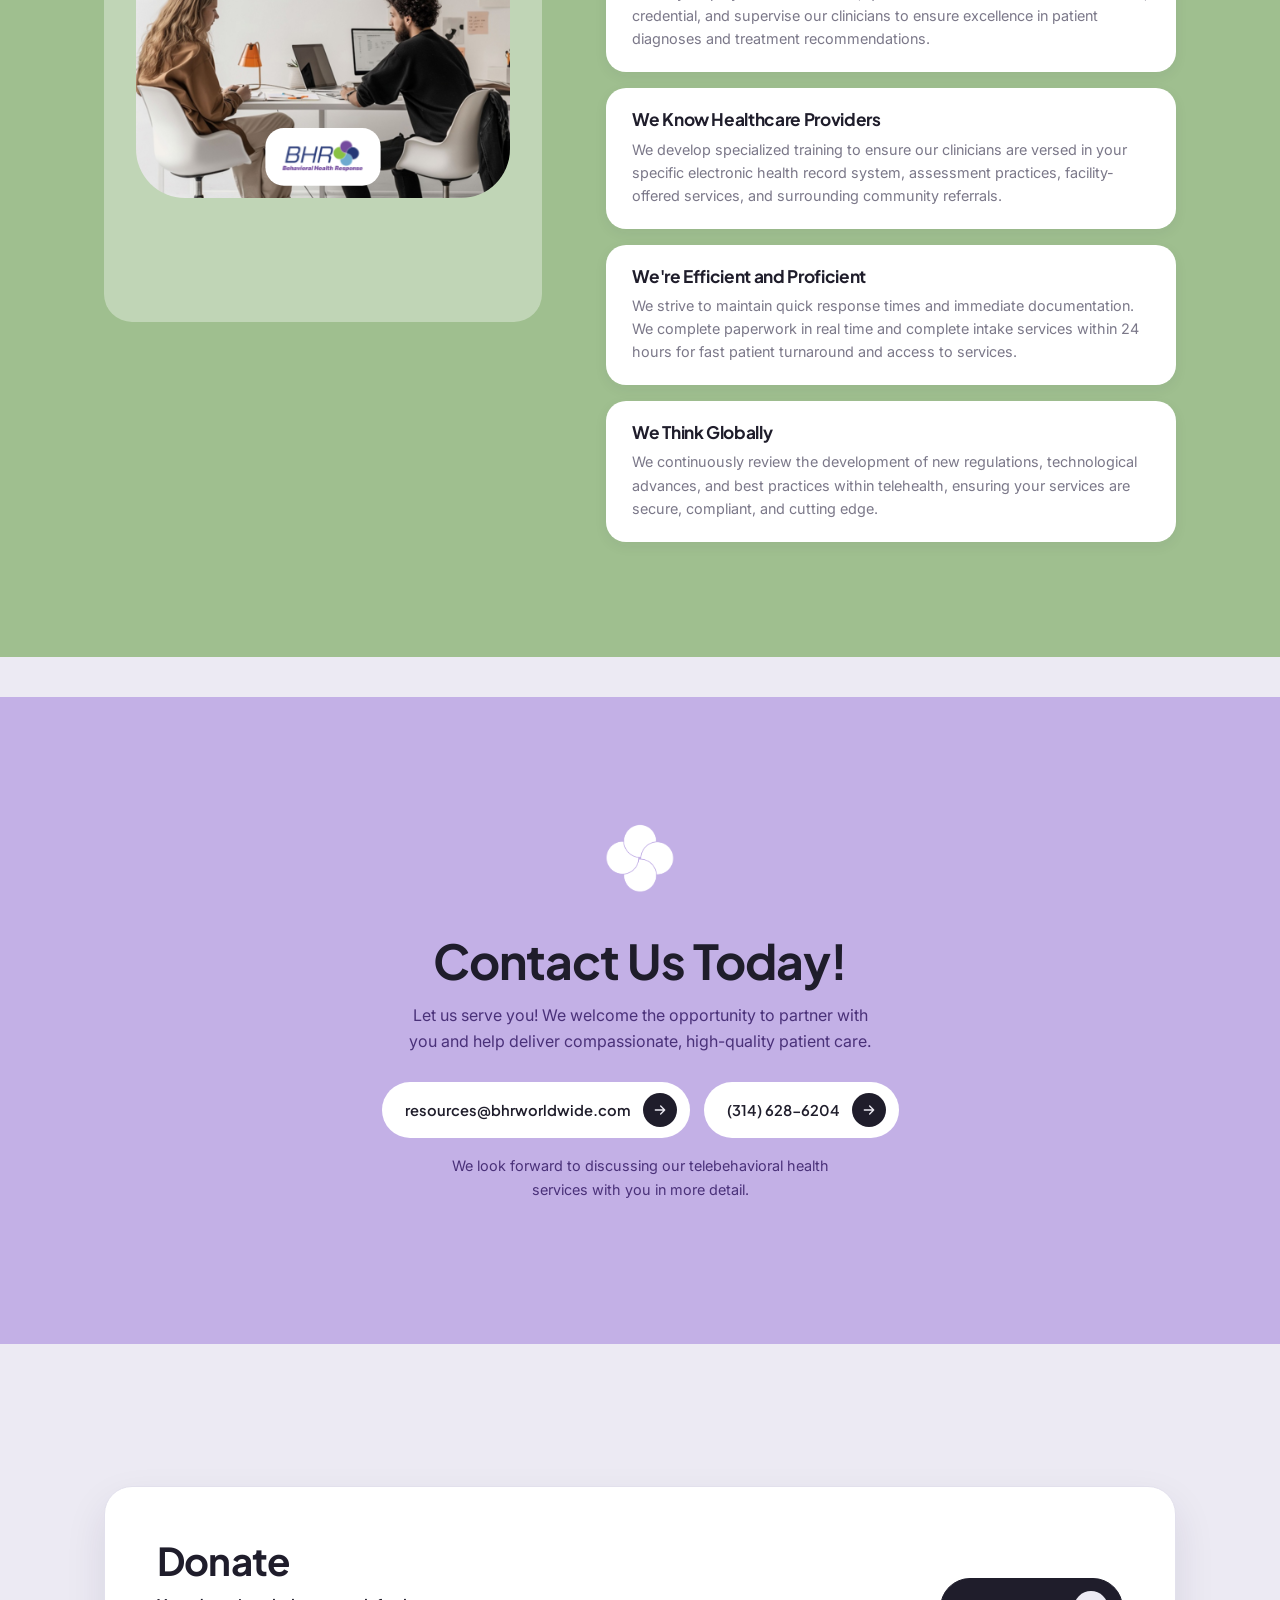
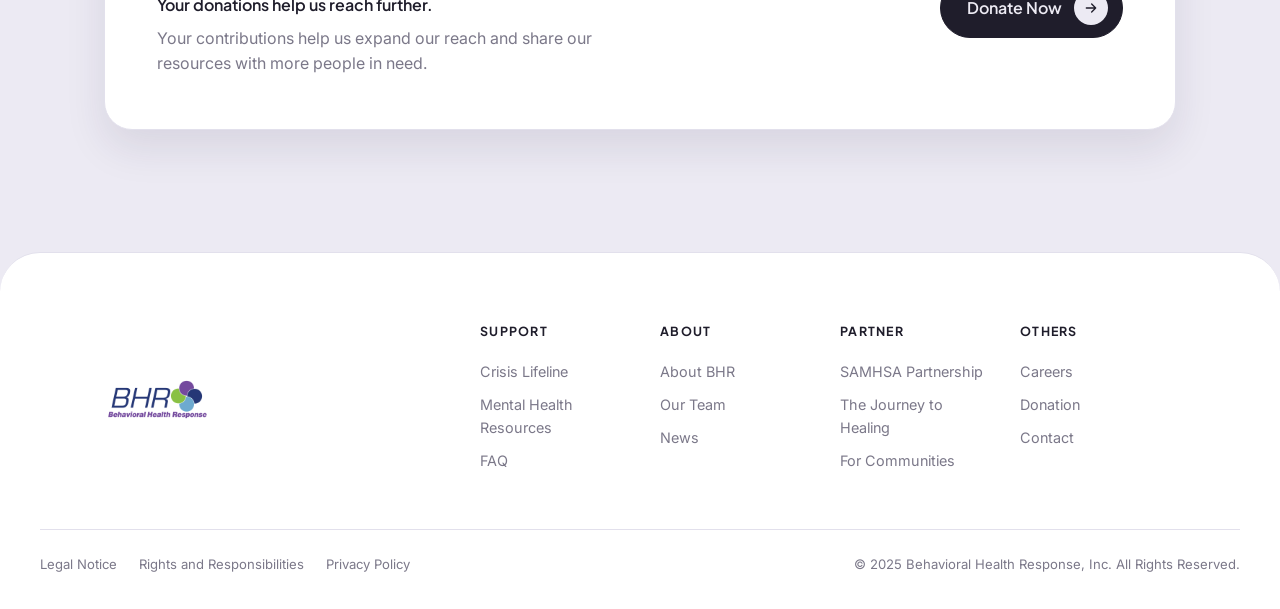
<file: telebehavioral.html>
<!DOCTYPE html>
<html lang="en" data-theme="light">
<head>
  <meta charset="UTF-8" />
  <meta name="viewport" content="width=device-width, initial-scale=1.0" />
  <meta name="description" content="BHR Telebehavioral Health Services — cost-effective care solutions that improve patient outcomes, increase profitability, and enhance employee and patient satisfaction." />
  <title>Telebehavioral Health Services — Behavioral Health Response</title>
  <link rel="preconnect" href="https://fonts.googleapis.com" />
  <link rel="preconnect" href="https://fonts.gstatic.com" crossorigin />
  <link href="https://fonts.googleapis.com/css2?family=Plus+Jakarta+Sans:wght@400;500;600;700;800&family=Inter:wght@400;500;600&display=swap" rel="stylesheet" />
  <link rel="stylesheet" href="css/styles.css" />
</head>
<body>
  <!-- ============================= HEADER / NAV ============================= -->
  <header class="site-header" id="siteHeader">
    <div class="container header-inner">
      <a href="index.html" class="brand" aria-label="Behavioral Health Response home">
        <img src="assets/logo.svg" alt="Behavioral Health Response" class="brand-logo" width="117" height="50" />
      </a>

      <nav class="main-nav" aria-label="Primary">
        <a href="index.html#about">About</a>
        <a href="index.html#services">Support</a>
        <a href="index.html#recognition">Partner</a>
        <a href="index.html#careers">Careers</a>
      </nav>

      <div class="header-actions">
        <button class="theme-toggle" id="themeToggle" type="button" aria-label="Toggle dark mode" title="Toggle theme">
          <svg class="icon-sun" viewBox="0 0 24 24" width="18" height="18" fill="none" stroke="currentColor" stroke-width="2" stroke-linecap="round"><circle cx="12" cy="12" r="4.2"/><path d="M12 2v2M12 20v2M4.9 4.9l1.4 1.4M17.7 17.7l1.4 1.4M2 12h2M20 12h2M4.9 19.1l1.4-1.4M17.7 6.3l1.4-1.4"/></svg>
          <svg class="icon-moon" viewBox="0 0 24 24" width="18" height="18" fill="currentColor"><path d="M20 14.5A8.5 8.5 0 0 1 9.5 4a.75.75 0 0 0-1-.9A9.5 9.5 0 1 0 20.9 15.5a.75.75 0 0 0-.9-1Z"/></svg>
        </button>
        <a href="#contact" class="btn btn-dark">Contact</a>
        <button class="nav-toggle" id="navToggle" type="button" aria-label="Open menu" aria-expanded="false">
          <span></span><span></span><span></span>
        </button>
      </div>
    </div>
  </header>

  <main id="top">
    <!-- ============================= HERO ============================= -->
    <section class="hero container" aria-labelledby="hero-title">
      <div class="hero-copy reveal">
        <div class="section-eyebrow"><span>Telebehavioral Health Services</span></div>
        <h1 id="hero-title">Enhance employee and patient satisfaction.</h1>
        <p class="hero-sub">Our telebehavioral health services deliver cost-effective care solutions, which improve patient outcomes, increase profitability, and enhance employee and patient satisfaction.</p>
        <a href="#contact" class="btn btn-outline btn-arrow">
          Contact Us
          <span class="arrow-dot" aria-hidden="true"><svg viewBox="0 0 24 24" width="16" height="16" fill="none" stroke="currentColor" stroke-width="2" stroke-linecap="round" stroke-linejoin="round"><path d="M5 12h14M13 6l6 6-6 6"/></svg></span>
        </a>
      </div>
      <figure class="hero-media hero-illustration reveal">
        <img src="assets/tele-call.svg" alt="Illustration of a telehealth counseling call" class="media media-contain" width="600" height="480" fetchpriority="high" />
      </figure>
    </section>

    <!-- ============================= INTRO ============================= -->
    <section class="section container" id="intro" aria-labelledby="intro-title">
      <div class="section-eyebrow"><span>Let us serve you</span><span class="rule"></span></div>
      <div class="intro-grid">
        <div class="reveal">
          <h2 id="intro-title">Telebehavioral Health Services</h2>
          <p class="intro-copy">Let us serve you! We welcome the opportunity to partner with you and help deliver compassionate, high-quality patient care. Send us an email or give us a call, and we will look forward to discussing our telebehavioral health services with you in more detail.</p>
        </div>
        <ul class="contact-chips reveal" role="list">
          <li class="contact-chip">
            <span class="chip-icon" aria-hidden="true">✉️</span>
            <div>
              <strong>Patient Intakes &amp; Assessments</strong>
              <a href="mailto:resources@bhrworldwide.com">resources@bhrworldwide.com</a>
            </div>
          </li>
          <li class="contact-chip">
            <span class="chip-icon" aria-hidden="true">📞</span>
            <div>
              <strong>TeleED Services</strong>
              <a href="tel:+13146286204">(314) 628-6204</a>
            </div>
          </li>
        </ul>
      </div>
    </section>

    <!-- ============================= BENEFITS ============================= -->
    <section class="section container benefits" id="benefits" aria-labelledby="benefits-title">
      <div class="section-eyebrow"><span>Benefits</span><span class="rule"></span></div>
      <h2 id="benefits-title" class="visually-hidden">Benefits</h2>

      <div class="benefit-row">
        <figure class="benefit-media reveal">
          <img src="assets/tele-doctor.svg" alt="Illustration of a clinician conducting a telehealth intake" class="media media-contain" width="560" height="440" loading="lazy" />
        </figure>
        <div class="benefit-copy reveal">
          <h3>Let Us Streamline Your Patient Intakes &amp; Assessments.</h3>
          <p>Increase your staff productivity while we provide telehealth patient intakes and assessments. We're available 24/7 to complete assessments, including initial intake and annual re-evaluation for continuation of services.</p>
          <ul class="check-list" role="list">
            <li>Increase billable hours for in-house staff.</li>
            <li>Expedite patient access to appropriate level of care.</li>
            <li>Improve diagnostic accuracy.</li>
          </ul>
        </div>
      </div>

      <div class="benefit-row benefit-row-flip">
        <figure class="benefit-media reveal">
          <img src="assets/tele-benefit2.svg" alt="Illustration of on-demand TeleED assessment services" class="media media-contain" width="560" height="440" loading="lazy" />
        </figure>
        <div class="benefit-copy reveal">
          <h3>Let Us Manage Your TeleED Services.</h3>
          <p>Improve patient care and reduce wait times with 24/7 on-demand level of care assessments. Our telehealth emergency department services include real-time behavioral health assessments, collaborative crisis response and safety planning, continuous bed placement services, and follow-up case management upon discharge.</p>
          <ul class="check-list" role="list">
            <li>Increase inpatient diversion.</li>
            <li>Reduce facility risks.</li>
            <li>Decrease patient return visits.</li>
          </ul>
        </div>
      </div>
    </section>

    <!-- ============================= WHY CHOOSE BHR (GREEN) ============================= -->
    <section class="section-band band-green" id="why-bhr" aria-labelledby="why-title">
      <div class="container">
        <div class="why-head reveal">
          <div class="section-eyebrow on-band center"><span>Behavioral Health Response</span></div>
          <h2 id="why-title">Why choose BHR?</h2>
          <p>BHR stands out for its compassionate care, proven expertise, and 24/7 commitment to those in need. We deliver timely, effective, and person-centered solutions that make a lasting impact. Choose BHR for trusted support, innovation, and excellence in behavioral health care.</p>
        </div>
        <div class="why-grid">
          <figure class="why-media reveal">
            <img src="assets/tele-bhr.svg" alt="Illustration of the BHR care team" class="media media-contain" width="520" height="460" loading="lazy" />
          </figure>
          <ul class="why-cards" role="list">
            <li class="why-card reveal">
              <h3>We're Always Here</h3>
              <p>Our team is available 24/7, which means greater patient service capacity and reduced wait times.</p>
            </li>
            <li class="why-card reveal">
              <h3>We're Trained and Experienced</h3>
              <p>We only employ trauma-informed, qualified mental health clinicians. We train, credential, and supervise our clinicians to ensure excellence in patient diagnoses and treatment recommendations.</p>
            </li>
            <li class="why-card reveal">
              <h3>We Know Healthcare Providers</h3>
              <p>We develop specialized training to ensure our clinicians are versed in your specific electronic health record system, assessment practices, facility-offered services, and surrounding community referrals.</p>
            </li>
            <li class="why-card reveal">
              <h3>We're Efficient and Proficient</h3>
              <p>We strive to maintain quick response times and immediate documentation. We complete paperwork in real time and complete intake services within 24 hours for fast patient turnaround and access to services.</p>
            </li>
            <li class="why-card reveal">
              <h3>We Think Globally</h3>
              <p>We continuously review the development of new regulations, technological advances, and best practices within telehealth, ensuring your services are secure, compliant, and cutting edge.</p>
            </li>
          </ul>
        </div>
      </div>
    </section>

    <!-- ============================= CONTACT CTA (PURPLE) ============================= -->
    <section class="section-band band-purple" id="contact" aria-labelledby="contact-title">
      <div class="container contact-cta">
        <img src="assets/white-logo.png" alt="" class="contact-logo reveal" width="120" height="122" loading="lazy" />
        <h2 id="contact-title" class="reveal">Contact Us Today!</h2>
        <p class="reveal">Let us serve you! We welcome the opportunity to partner with you and help deliver compassionate, high-quality patient care.</p>
        <div class="contact-actions reveal">
          <a href="mailto:resources@bhrworldwide.com" class="btn btn-light btn-arrow">
            resources@bhrworldwide.com
            <span class="arrow-dot" aria-hidden="true"><svg viewBox="0 0 24 24" width="16" height="16" fill="none" stroke="currentColor" stroke-width="2" stroke-linecap="round" stroke-linejoin="round"><path d="M5 12h14M13 6l6 6-6 6"/></svg></span>
          </a>
          <a href="tel:+13146286204" class="btn btn-light btn-arrow">
            (314) 628-6204
            <span class="arrow-dot" aria-hidden="true"><svg viewBox="0 0 24 24" width="16" height="16" fill="none" stroke="currentColor" stroke-width="2" stroke-linecap="round" stroke-linejoin="round"><path d="M5 12h14M13 6l6 6-6 6"/></svg></span>
          </a>
        </div>
        <p class="contact-note reveal">We look forward to discussing our telebehavioral health services with you in more detail.</p>
      </div>
    </section>

    <!-- ============================= DONATE ============================= -->
    <section class="section container donate" id="donate" aria-labelledby="donate-title">
      <div class="donate-card reveal">
        <div>
          <h2 id="donate-title">Donate</h2>
          <p class="donate-lead">Your donations help us reach further.</p>
          <p class="donate-copy">Your contributions help us expand our reach and share our resources with more people in need.</p>
        </div>
        <a href="#" class="btn btn-dark btn-arrow btn-lg">
          Donate Now
          <span class="arrow-dot light" aria-hidden="true"><svg viewBox="0 0 24 24" width="16" height="16" fill="none" stroke="currentColor" stroke-width="2" stroke-linecap="round" stroke-linejoin="round"><path d="M5 12h14M13 6l6 6-6 6"/></svg></span>
        </a>
      </div>
    </section>
  </main>

  <!-- ============================= FOOTER ============================= -->
  <footer class="site-footer">
    <div class="container footer-inner">
      <div class="footer-brand">
        <img src="assets/logo.svg" alt="Behavioral Health Response" class="brand-logo footer-logo" width="117" height="50" />
      </div>

      <nav class="footer-cols" aria-label="Footer">
        <div class="footer-col">
          <h4>Support</h4>
          <a href="index.html#services">Crisis Lifeline</a>
          <a href="telebehavioral.html">Mental Health Resources</a>
          <a href="#">FAQ</a>
        </div>
        <div class="footer-col">
          <h4>About</h4>
          <a href="index.html#about">About BHR</a>
          <a href="index.html#team">Our Team</a>
          <a href="index.html#news">News</a>
        </div>
        <div class="footer-col">
          <h4>Partner</h4>
          <a href="index.html#recognition">SAMHSA Partnership</a>
          <a href="#">The Journey to Healing</a>
          <a href="#">For Communities</a>
        </div>
        <div class="footer-col">
          <h4>Others</h4>
          <a href="index.html#careers">Careers</a>
          <a href="#donate">Donation</a>
          <a href="#contact">Contact</a>
        </div>
      </nav>
    </div>
    <div class="container footer-bottom">
      <div class="footer-legal">
        <a href="#">Legal Notice</a>
        <a href="#">Rights and Responsibilities</a>
        <a href="#">Privacy Policy</a>
      </div>
      <p>© 2025 Behavioral Health Response, Inc. All Rights Reserved.</p>
    </div>
  </footer>

  <script src="js/main.js"></script>
</body>
</html>
</file>
<file: css/styles.css>
/* =========================================================================
   Behavioral Health Response — Reference Mockup
   Design system + layout for the landing page.
   Tokens live in :root so the dev team can retheme in one place.
   ========================================================================= */

/* ----------------------------- Design tokens ---------------------------- */
:root {
  /* Brand palette */
  --purple-900: #4a3179;
  --purple-700: #6b4aa8;
  --purple-600: #7c5cc4;
  --purple-500: #9a7fd6;
  --purple-300: #c3b0e6;
  --purple-200: #d8cbef;
  --green-500:  #9fbf8f;
  --green-400:  #b0cba2;
  --green-100:  #e6efe0;

  /* Neutrals */
  --ink:        #1f1d2b;
  --ink-soft:   #4a4859;
  --muted:      #7b7889;
  --line:       #e2e0ec;
  --card:       #ffffff;
  --bg:         #eceaf3;
  --bg-alt:     #f4f2fa;

  /* Semantic */
  --accent:     var(--purple-600);
  --text:       var(--ink);
  --text-muted: var(--muted);
  --surface:    var(--card);
  --page:       var(--bg);
  --border:     var(--line);

  /* Type */
  --font-head: "Plus Jakarta Sans", system-ui, -apple-system, "Segoe UI", sans-serif;
  --font-body: "Inter", system-ui, -apple-system, "Segoe UI", sans-serif;

  /* Layout */
  --maxw: 1200px;
  --gutter: clamp(20px, 5vw, 64px);
  --radius-sm: 12px;
  --radius:    20px;
  --radius-lg: 28px;
  --radius-xl: 40px;

  --shadow-sm: 0 4px 14px rgba(40, 30, 70, .06);
  --shadow:    0 18px 40px rgba(40, 30, 70, .10);
  --shadow-lg: 0 30px 70px rgba(40, 30, 70, .16);

  --ease: cubic-bezier(.22, 1, .36, 1);
}

/* Dark theme */
[data-theme="dark"] {
  --ink:        #ece9f5;
  --ink-soft:   #c7c3d6;
  --muted:      #9691a8;
  --line:       #2c2a3d;
  --card:       #211f30;
  --bg:         #14121d;
  --bg-alt:     #1b1927;

  --text:       var(--ink);
  --text-muted: var(--muted);
  --surface:    var(--card);
  --page:       var(--bg);
  --border:     var(--line);
  --shadow-sm: 0 4px 14px rgba(0, 0, 0, .4);
  --shadow:    0 18px 40px rgba(0, 0, 0, .5);
  --shadow-lg: 0 30px 70px rgba(0, 0, 0, .6);
}

/* ----------------------------- Base ------------------------------------- */
*, *::before, *::after { box-sizing: border-box; }

html { scroll-behavior: smooth; scroll-padding-top: 96px; }

body {
  margin: 0;
  font-family: var(--font-body);
  color: var(--text);
  background: var(--page);
  line-height: 1.6;
  -webkit-font-smoothing: antialiased;
  transition: background .4s var(--ease), color .4s var(--ease);
  overflow-x: hidden;
}

h1, h2, h3, h4 {
  font-family: var(--font-head);
  color: var(--text);
  line-height: 1.12;
  letter-spacing: -0.02em;
  margin: 0;
}

p { margin: 0; }
a { color: inherit; text-decoration: none; }
img { max-width: 100%; display: block; }
ul { margin: 0; padding: 0; list-style: none; }

.container {
  width: 100%;
  max-width: var(--maxw);
  margin-inline: auto;
  padding-inline: var(--gutter);
}

/* ----------------------------- Buttons ---------------------------------- */
.btn {
  --btn-fg: var(--ink);
  display: inline-flex;
  align-items: center;
  gap: 12px;
  font-family: var(--font-head);
  font-weight: 600;
  font-size: 0.92rem;
  padding: 10px 12px 10px 22px;
  border-radius: 999px;
  border: 1.5px solid var(--border);
  background: var(--surface);
  color: var(--btn-fg);
  cursor: pointer;
  transition: transform .25s var(--ease), box-shadow .25s var(--ease), background .25s var(--ease), border-color .25s;
  white-space: nowrap;
}
.btn:hover { transform: translateY(-2px); box-shadow: var(--shadow-sm); }

.btn-outline { background: var(--surface); border-color: var(--border); }
.btn-dark   { background: var(--ink); color: var(--bg); border-color: var(--ink); }
[data-theme="dark"] .btn-dark { background: var(--ink); color: #14121d; }
.btn-light  { background: #fff; color: var(--ink); border-color: transparent; }

.btn-lg { font-size: 1rem; padding: 12px 14px 12px 26px; }

.arrow-dot {
  display: grid;
  place-items: center;
  width: 34px; height: 34px;
  border-radius: 50%;
  background: var(--ink);
  color: var(--bg);
  flex: none;
  transition: transform .3s var(--ease);
}
.btn-dark .arrow-dot, .arrow-dot.light { background: var(--bg); color: var(--ink); }
[data-theme="dark"] .btn-dark .arrow-dot { background: #14121d; color: var(--ink); }
.btn:hover .arrow-dot { transform: translateX(3px); }

.link-arrow {
  font-family: var(--font-head);
  font-weight: 600;
  font-size: .88rem;
  color: var(--accent);
}
.link-arrow:hover { text-decoration: underline; }

/* ----------------------------- Header ----------------------------------- */
.site-header {
  position: sticky;
  top: 0;
  z-index: 50;
  padding: 14px 0;
  transition: background .3s var(--ease), box-shadow .3s var(--ease), padding .3s var(--ease);
}
.site-header.scrolled {
  background: color-mix(in srgb, var(--page) 82%, transparent);
  backdrop-filter: blur(14px);
  box-shadow: 0 1px 0 var(--border);
  padding: 8px 0;
}
.header-inner {
  display: flex;
  align-items: center;
  gap: 24px;
  background: var(--surface);
  border: 1px solid var(--border);
  border-radius: 999px;
  padding: 8px 8px 8px 20px;
  box-shadow: var(--shadow-sm);
}

.brand { display: inline-flex; align-items: center; gap: 10px; margin-right: auto; }
.brand-mark { color: var(--accent); display: grid; place-items: center; }
.brand-text { display: flex; flex-direction: column; line-height: 1; }
.brand-text strong { font-family: var(--font-head); font-size: 1.15rem; letter-spacing: .02em; color: var(--accent); }
.brand-text small { font-size: .58rem; letter-spacing: .06em; color: var(--text-muted); text-transform: uppercase; margin-top: 3px; }

.main-nav { display: flex; gap: 6px; }
.main-nav a {
  font-family: var(--font-head);
  font-weight: 500;
  font-size: .92rem;
  color: var(--text-muted);
  padding: 8px 14px;
  border-radius: 999px;
  transition: color .2s, background .2s;
}
.main-nav a:hover { color: var(--text); background: var(--bg-alt); }

.header-actions { display: flex; align-items: center; gap: 8px; }

.theme-toggle {
  width: 40px; height: 40px;
  border-radius: 50%;
  border: 1.5px solid var(--border);
  background: var(--surface);
  color: var(--text);
  display: grid;
  place-items: center;
  cursor: pointer;
  transition: transform .3s var(--ease), background .2s;
}
.theme-toggle:hover { transform: rotate(-15deg); background: var(--bg-alt); }
.theme-toggle .icon-moon { display: none; }
[data-theme="dark"] .theme-toggle .icon-sun { display: none; }
[data-theme="dark"] .theme-toggle .icon-moon { display: block; }

.nav-toggle { display: none; }

/* ----------------------------- Sections --------------------------------- */
.section { padding-block: clamp(56px, 8vw, 104px); }

.section-eyebrow {
  display: flex;
  align-items: center;
  gap: 18px;
  margin-bottom: 40px;
}
.section-eyebrow span:first-child {
  font-family: var(--font-head);
  font-size: .72rem;
  font-weight: 700;
  letter-spacing: .18em;
  color: var(--text-muted);
  text-transform: uppercase;
}
.section-eyebrow .rule { flex: 1; height: 1px; background: var(--border); }
.section-eyebrow.on-band span { color: rgba(255,255,255,.85); }
.section-eyebrow.center { justify-content: center; margin-bottom: 14px; }

/* ----------------------------- Hero ------------------------------------- */
.hero {
  display: grid;
  grid-template-columns: 1fr 1.15fr;
  gap: clamp(28px, 5vw, 64px);
  align-items: center;
  padding-top: clamp(40px, 7vw, 88px);
  padding-bottom: clamp(40px, 7vw, 80px);
}
.hero-copy h1 {
  font-size: clamp(2.4rem, 5.2vw, 4rem);
  font-weight: 700;
}
.hero-sub {
  color: var(--text-muted);
  font-size: 1.05rem;
  max-width: 42ch;
  margin: 22px 0 30px;
}

/* ----------------------------- Placeholders ----------------------------- */
/* Styled image stand-ins. Each carries a data-img caption for the dev team. */
.ph {
  position: relative;
  border-radius: var(--radius-lg);
  background:
    linear-gradient(135deg, var(--purple-200), var(--green-100));
  display: grid;
  place-items: center;
  overflow: hidden;
  color: var(--purple-900);
}
[data-theme="dark"] .ph { color: #efe9ff; background: linear-gradient(135deg, #3a2f57, #26333a); }
.ph::after {
  content: "";
  position: absolute; inset: 0;
  background-image: radial-gradient(circle at 20% 20%, rgba(255,255,255,.25), transparent 45%);
}
.ph-icon { font-size: clamp(2.2rem, 5vw, 3.4rem); z-index: 1; }
.ph-label {
  position: absolute;
  bottom: 14px;
  font-family: var(--font-head);
  font-size: .72rem;
  font-weight: 600;
  letter-spacing: .04em;
  padding: 5px 12px;
  border-radius: 999px;
  background: rgba(255,255,255,.7);
  color: var(--ink);
  z-index: 1;
  backdrop-filter: blur(4px);
}
/* Dev annotation: hover any placeholder to read the intended photo */
figure[data-img], .ph[data-img] { position: relative; }
figure[data-img]::after, .ph[data-img]::after {}

.ph-hero    { aspect-ratio: 16 / 11; }
.ph-about   { aspect-ratio: 5 / 4; border-radius: var(--radius-lg); }
.ph-service { aspect-ratio: 4 / 3; border-radius: var(--radius) var(--radius) 0 0; }
.ph-portrait{ aspect-ratio: 1 / 1; border-radius: var(--radius); }
.ph-news    { aspect-ratio: 16 / 10; border-radius: var(--radius-sm); }
.ph-careers { aspect-ratio: 5 / 4; border-radius: var(--radius-lg); }

/* ----------------------------- Real media ------------------------------- */
/* Live photos pulled from bhrstl.org, stored in /assets. */
.media { width: 100%; display: block; object-fit: cover; }

.hero-media, .about-media, .careers-media {
  margin: 0;
  overflow: hidden;
  border-radius: var(--radius-lg);
  box-shadow: var(--shadow);
}
.hero-media { aspect-ratio: 16 / 11; }
.about-media, .careers-media { aspect-ratio: 5 / 4; }
.hero-media .media, .about-media .media, .careers-media .media,
.news-media .media { height: 100%; }

.news-media { position: relative; aspect-ratio: 16 / 10; overflow: hidden; }

.service-slide .media-service { aspect-ratio: 4 / 3; }
.team-card .media-portrait { aspect-ratio: 1 / 1; border-radius: var(--radius); }

/* Recognition badge logos (SAMHSA / 988) sit on a white chip so they
   stay legible in both themes. */
.stat-logo {
  background: #fff;
  padding: 8px 12px;
  height: 52px;
  min-width: 52px;
  width: auto;
  display: inline-flex;
  align-items: center;
  justify-content: center;
}
.stat-logo img { max-height: 36px; max-width: 130px; width: auto; object-fit: contain; }

/* Brand logo lockup */
.brand-logo { height: 38px; width: auto; display: block; }
.footer-logo { height: 46px; }
[data-theme="dark"] .brand-logo { filter: brightness(0) invert(1); opacity: .92; }

/* ----------------------------- About ------------------------------------ */
.about-grid {
  display: grid;
  grid-template-columns: 1.2fr 1fr;
  gap: clamp(28px, 5vw, 64px);
  align-items: center;
}
.about-copy p { color: var(--ink-soft); font-size: 1.02rem; margin-bottom: 18px; max-width: 56ch; }
.about-copy .btn { margin-top: 10px; }

/* ----------------------------- Recognition ------------------------------ */
.recognition-head { text-align: center; max-width: 760px; margin: 0 auto 54px; }
.recognition-head h2 { font-size: clamp(1.8rem, 3.6vw, 2.7rem); }
.recognition-head p { color: var(--text-muted); margin-top: 18px; font-size: 1rem; }

.stat-cards {
  display: grid;
  grid-template-columns: repeat(4, 1fr);
  gap: 20px;
}
.stat-card {
  background: var(--surface);
  border: 1px solid var(--border);
  border-radius: var(--radius);
  padding: 26px 22px;
  box-shadow: var(--shadow-sm);
  transition: transform .3s var(--ease), box-shadow .3s var(--ease);
}
.stat-card:hover { transform: translateY(-6px); box-shadow: var(--shadow); }
.stat-badge {
  display: inline-grid;
  place-items: center;
  min-width: 52px;
  height: 52px;
  padding: 0 12px;
  border-radius: 14px;
  background: var(--bg-alt);
  color: var(--accent);
  font-family: var(--font-head);
  font-weight: 800;
  font-size: 1.1rem;
  margin-bottom: 18px;
}
.stat-badge.stat-num { letter-spacing: -.02em; }
.stat-card h3 { font-size: 1.02rem; margin-bottom: 8px; }
.stat-card p { color: var(--text-muted); font-size: .86rem; }

/* ----------------------------- Bands ------------------------------------ */
.section-band {
  padding-block: clamp(60px, 9vw, 120px);
  margin-block: clamp(24px, 4vw, 40px);
}
.band-green  { background: var(--green-500); color: #22331e; border-radius: 0; }
[data-theme="dark"] .band-green { background: #47624a; color: #eef6ea; }
.band-purple { background: var(--purple-300); color: var(--purple-900); }
[data-theme="dark"] .band-purple { background: #4a3d70; color: #f1ebff; }

/* Services */
.services-grid {
  display: grid;
  grid-template-columns: 1fr 1.15fr;
  gap: clamp(30px, 5vw, 72px);
  align-items: center;
}
.band-green h2 { font-size: clamp(1.9rem, 4vw, 3rem); }
.services-copy p { margin: 20px 0 28px; max-width: 34ch; font-size: 1.02rem; opacity: .9; }

.services-carousel { position: relative; }
.carousel-track { position: relative; overflow: hidden; border-radius: var(--radius-lg); }
.service-slide {
  display: none;
  background: var(--surface);
  border-radius: var(--radius-lg);
  overflow: hidden;
  box-shadow: var(--shadow);
  animation: fadeSlide .5s var(--ease);
}
.service-slide.active { display: block; }
@keyframes fadeSlide { from { opacity: 0; transform: translateY(12px); } to { opacity: 1; transform: none; } }

.service-card { padding: 24px 26px 28px; position: relative; }
.service-icon {
  position: absolute;
  top: -30px; left: 26px;
  width: 56px; height: 56px;
  display: grid; place-items: center;
  border-radius: 16px;
  background: var(--purple-600);
  font-size: 1.5rem;
  box-shadow: var(--shadow);
}
.service-card h3 { margin: 18px 0 10px; font-size: 1.3rem; color: var(--text); }
.service-card p { color: var(--text-muted); font-size: .92rem; margin-bottom: 16px; }

.carousel-controls {
  display: flex;
  align-items: center;
  gap: 16px;
  margin-top: 22px;
}
.carousel-btn {
  width: 44px; height: 44px;
  border-radius: 50%;
  border: none;
  background: rgba(255,255,255,.55);
  color: #22331e;
  display: grid; place-items: center;
  cursor: pointer;
  transition: background .2s, transform .2s;
}
.carousel-btn:hover { background: #fff; transform: scale(1.05); }
.carousel-dots { display: flex; gap: 8px; margin-inline: auto; }
.carousel-dots button {
  width: 9px; height: 9px; border-radius: 50%; border: none; padding: 0;
  background: rgba(255,255,255,.5); cursor: pointer; transition: width .3s var(--ease), background .3s;
}
.carousel-dots button.active { width: 26px; border-radius: 999px; background: #fff; }

/* ----------------------------- Team ------------------------------------- */
.team-grid {
  display: grid;
  grid-template-columns: 340px 1fr;
  gap: clamp(30px, 6vw, 80px);
  align-items: center;
}
.team-card {
  margin: 0;
  background: var(--surface);
  border: 1px solid var(--border);
  border-radius: var(--radius-lg);
  padding: 16px;
  box-shadow: var(--shadow);
  max-width: 300px;
}
.team-card figcaption { text-align: center; padding: 16px 0 6px; }
.team-card figcaption strong { display: block; font-family: var(--font-head); font-size: 1.05rem; }
.team-card figcaption span { color: var(--text-muted); font-size: .85rem; }
.team-copy h2 { font-size: clamp(1.9rem, 4vw, 2.9rem); max-width: 14ch; }
.team-copy p { color: var(--text-muted); margin: 22px 0 28px; max-width: 52ch; }

/* ----------------------------- Numbers ---------------------------------- */
.numbers-inner { text-align: center; }
.numbers-inner h2 { font-size: clamp(1.9rem, 4.4vw, 3.1rem); }
.numbers-sub { margin: 14px 0 48px; opacity: .8; font-size: 1.05rem; }
.big-stats {
  display: grid;
  grid-template-columns: repeat(3, 1fr);
  gap: 22px;
  max-width: 860px;
  margin-inline: auto;
}
.big-stat {
  background: var(--purple-600);
  color: #fff;
  border-radius: var(--radius-lg);
  padding: 40px 24px;
  box-shadow: 0 24px 50px rgba(74, 49, 121, .3);
}
.big-num { display: block; font-family: var(--font-head); font-weight: 800; font-size: clamp(2.4rem, 6vw, 3.6rem); line-height: 1; letter-spacing: -.03em; }
.big-label { display: block; margin-top: 14px; font-size: .92rem; opacity: .85; }

/* ----------------------------- News ------------------------------------- */
.news-head { display: flex; align-items: center; justify-content: space-between; gap: 20px; }
.news-head h2 { font-size: clamp(1.9rem, 4vw, 2.9rem); }
.news-intro { color: var(--text-muted); margin: 16px 0 44px; max-width: 60ch; }
.news-grid { display: grid; grid-template-columns: repeat(3, 1fr); gap: 26px; }
.news-card {
  background: var(--surface);
  border: 1px solid var(--border);
  border-radius: var(--radius);
  overflow: hidden;
  box-shadow: var(--shadow-sm);
  transition: transform .3s var(--ease), box-shadow .3s var(--ease);
}
.news-card:hover { transform: translateY(-6px); box-shadow: var(--shadow); }
.ph-news { border-radius: 0; }
.play-badge {
  position: absolute; inset: 0; margin: auto;
  width: 54px; height: 54px; border-radius: 50%;
  background: rgba(255,255,255,.85); color: var(--purple-700);
  display: grid; place-items: center; font-size: 1.1rem; z-index: 2;
  box-shadow: var(--shadow);
}
.news-body { padding: 20px 20px 24px; }
.tag {
  display: inline-block;
  font-family: var(--font-head);
  font-size: .68rem; font-weight: 700; letter-spacing: .08em; text-transform: uppercase;
  color: var(--accent);
  background: var(--bg-alt);
  padding: 4px 10px; border-radius: 999px; margin-bottom: 12px;
}
.news-body h3 { font-size: 1.02rem; line-height: 1.35; margin-bottom: 12px; }
.news-body time { color: var(--text-muted); font-size: .8rem; }

/* ----------------------------- Marquee ---------------------------------- */
.marquee {
  background: var(--purple-700);
  color: #fff;
  padding: 16px 0;
  overflow: hidden;
  white-space: nowrap;
}
.marquee-track {
  display: inline-flex;
  align-items: center;
  gap: 40px;
  animation: scroll 26s linear infinite;
}
.marquee-track span {
  font-family: var(--font-head);
  font-weight: 700;
  font-size: 1.05rem;
  letter-spacing: .04em;
}
.marquee-track .diamond { opacity: .6; font-size: .8rem; }
@keyframes scroll { from { transform: translateX(0); } to { transform: translateX(-50%); } }
.marquee:hover .marquee-track { animation-play-state: paused; }

/* ----------------------------- Careers ---------------------------------- */
.careers-grid {
  display: grid;
  grid-template-columns: 1fr 1fr;
  gap: clamp(30px, 5vw, 72px);
  align-items: center;
}
.careers-copy h2 { font-size: clamp(1.9rem, 4vw, 2.9rem); max-width: 16ch; }
.careers-copy p { color: var(--text-muted); margin: 22px 0 30px; max-width: 50ch; }
.ph-careers { background: linear-gradient(135deg, var(--purple-500), var(--purple-300)); }

/* ----------------------------- Final CTA -------------------------------- */
.cta-final { display: grid; place-items: center; padding-block: clamp(40px, 6vw, 72px); }

/* ----------------------------- Footer ----------------------------------- */
.site-footer {
  background: var(--surface);
  border-top: 1px solid var(--border);
  border-radius: var(--radius-xl) var(--radius-xl) 0 0;
  padding-top: clamp(44px, 6vw, 72px);
  margin-top: 20px;
}
.footer-inner {
  display: grid;
  grid-template-columns: 1fr 2.2fr;
  gap: clamp(30px, 5vw, 60px);
  padding-bottom: 44px;
}
.footer-brand { display: flex; align-items: center; gap: 12px; }
.footer-brand .brand-mark { color: var(--accent); }
.footer-brand .brand-text strong { font-family: var(--font-head); font-size: 1.3rem; color: var(--accent); }
.footer-brand .brand-text small { font-size: .62rem; letter-spacing: .06em; text-transform: uppercase; color: var(--text-muted); }
.footer-cols { display: grid; grid-template-columns: repeat(4, 1fr); gap: 24px; }
.footer-col h4 { font-size: .78rem; letter-spacing: .1em; text-transform: uppercase; color: var(--text); margin-bottom: 16px; }
.footer-col a { display: block; color: var(--text-muted); font-size: .9rem; padding: 5px 0; transition: color .2s; }
.footer-col a:hover { color: var(--accent); }

.footer-bottom {
  display: flex;
  align-items: center;
  justify-content: space-between;
  gap: 16px;
  flex-wrap: wrap;
  padding: 24px 0 34px;
  border-top: 1px solid var(--border);
  margin-top: 8px;
}
.footer-legal { display: flex; gap: 22px; flex-wrap: wrap; }
.footer-legal a { color: var(--text-muted); font-size: .82rem; }
.footer-legal a:hover { color: var(--accent); }
.footer-bottom p { color: var(--text-muted); font-size: .82rem; }

/* ----------------------------- Telebehavioral page ---------------------- */
.visually-hidden {
  position: absolute; width: 1px; height: 1px;
  clip-path: inset(50%); overflow: hidden; white-space: nowrap;
}

/* Illustration slots keep the artwork whole instead of cropping it. */
.media-contain { object-fit: contain; }
.hero-illustration {
  box-shadow: none;
  background: var(--bg-alt);
  padding: clamp(16px, 3vw, 36px);
}
.hero-copy .section-eyebrow { margin-bottom: 20px; }

.intro-grid {
  display: grid;
  grid-template-columns: 1.2fr 1fr;
  gap: clamp(28px, 5vw, 64px);
  align-items: center;
}
.intro-grid h2 { font-size: clamp(1.8rem, 3.6vw, 2.6rem); }
.intro-copy { color: var(--ink-soft); margin-top: 18px; max-width: 56ch; font-size: 1.02rem; }

.contact-chips { display: grid; gap: 16px; }
.contact-chip {
  display: flex;
  align-items: center;
  gap: 16px;
  background: var(--surface);
  border: 1px solid var(--border);
  border-radius: var(--radius);
  padding: 18px 20px;
  box-shadow: var(--shadow-sm);
}
.chip-icon {
  display: grid; place-items: center;
  width: 46px; height: 46px; flex: none;
  border-radius: 14px;
  background: var(--bg-alt);
  font-size: 1.2rem;
}
.contact-chip strong { display: block; font-family: var(--font-head); font-size: .95rem; }
.contact-chip a { color: var(--accent); font-size: .9rem; }
.contact-chip a:hover { text-decoration: underline; }

/* Alternating benefit rows */
.benefit-row {
  display: grid;
  grid-template-columns: 1fr 1.1fr;
  gap: clamp(28px, 5vw, 72px);
  align-items: center;
  padding-block: clamp(24px, 4vw, 44px);
}
.benefit-row-flip .benefit-media { order: 2; }
.benefit-media {
  margin: 0;
  background: var(--bg-alt);
  border-radius: var(--radius-lg);
  padding: clamp(16px, 3vw, 32px);
  display: grid;
  place-items: center;
}
.benefit-media .media { max-height: 380px; }
.benefit-copy h3 { font-size: clamp(1.5rem, 3vw, 2.1rem); max-width: 22ch; }
.benefit-copy p { color: var(--text-muted); margin: 18px 0 22px; max-width: 56ch; }

.check-list { display: grid; gap: 12px; }
.check-list li {
  position: relative;
  padding-left: 36px;
  font-family: var(--font-head);
  font-weight: 600;
  font-size: .95rem;
}
.check-list li::before {
  content: "✓";
  position: absolute; left: 0; top: 50%;
  transform: translateY(-50%);
  display: grid; place-items: center;
  width: 24px; height: 24px;
  border-radius: 50%;
  background: var(--accent);
  color: #fff;
  font-size: .75rem;
}

/* Why choose BHR */
.why-head { text-align: center; max-width: 720px; margin: 0 auto clamp(36px, 5vw, 56px); }
.why-head p { margin-top: 18px; opacity: .9; }
.why-grid {
  display: grid;
  grid-template-columns: 1fr 1.3fr;
  gap: clamp(28px, 5vw, 64px);
  align-items: center;
}
.why-media {
  margin: 0;
  background: rgba(255,255,255,.35);
  border-radius: var(--radius-lg);
  padding: clamp(16px, 3vw, 32px);
  display: grid;
  place-items: center;
  align-self: start;
  position: sticky;
  top: 110px;
}
[data-theme="dark"] .why-media { background: rgba(255,255,255,.08); }
.why-cards { display: grid; gap: 16px; }
.why-card {
  background: var(--surface);
  border-radius: var(--radius);
  padding: 22px 26px;
  box-shadow: var(--shadow-sm);
}
.why-card h3 { font-size: 1.08rem; margin-bottom: 8px; color: var(--text); }
.why-card p { color: var(--text-muted); font-size: .9rem; }

/* Contact CTA band */
.contact-cta { text-align: center; max-width: 720px; }
.contact-logo { width: 96px; height: auto; margin: 0 auto 24px; }
.contact-cta h2 { font-size: clamp(1.9rem, 4.4vw, 3rem); }
.contact-cta > p { margin: 16px auto 28px; opacity: .9; max-width: 48ch; }
.contact-actions { display: flex; gap: 14px; justify-content: center; flex-wrap: wrap; }
.contact-note { margin-top: 26px; font-size: .9rem; opacity: .75; }

/* Donate */
.donate-card {
  display: flex;
  align-items: center;
  justify-content: space-between;
  gap: clamp(24px, 4vw, 56px);
  flex-wrap: wrap;
  background: var(--surface);
  border: 1px solid var(--border);
  border-radius: var(--radius-lg);
  padding: clamp(28px, 5vw, 52px);
  box-shadow: var(--shadow);
}
.donate-card h2 { font-size: clamp(1.7rem, 3.4vw, 2.4rem); }
.donate-lead { font-family: var(--font-head); font-weight: 600; margin-top: 10px; }
.donate-copy { color: var(--text-muted); margin-top: 8px; max-width: 48ch; }

@media (max-width: 820px) {
  .intro-grid, .benefit-row, .why-grid { grid-template-columns: 1fr; }
  .benefit-row-flip .benefit-media { order: 0; }
  .why-media { position: static; }
  .donate-card { flex-direction: column; align-items: flex-start; }
}

/* ----------------------------- Reveal animation ------------------------- */
.reveal { opacity: 0; transform: translateY(24px); transition: opacity .7s var(--ease), transform .7s var(--ease); }
.reveal.in { opacity: 1; transform: none; }

/* ----------------------------- Responsive ------------------------------- */
@media (max-width: 960px) {
  .stat-cards { grid-template-columns: repeat(2, 1fr); }
  .footer-inner { grid-template-columns: 1fr; }
}

@media (max-width: 820px) {
  .hero, .about-grid, .services-grid, .team-grid, .careers-grid {
    grid-template-columns: 1fr;
  }
  .team-card { max-width: 260px; margin-inline: auto; }
  .news-grid { grid-template-columns: 1fr; }
  .big-stats { grid-template-columns: 1fr; max-width: 420px; }

  .main-nav { display: none; }
  .nav-toggle {
    display: inline-flex; flex-direction: column; gap: 4px;
    width: 40px; height: 40px; border-radius: 50%;
    border: 1.5px solid var(--border); background: var(--surface);
    align-items: center; justify-content: center; cursor: pointer;
  }
  .nav-toggle span { width: 16px; height: 2px; background: var(--text); border-radius: 2px; transition: .3s; }
  .main-nav.open {
    display: flex; flex-direction: column;
    position: absolute; top: calc(100% + 10px); right: var(--gutter); left: var(--gutter);
    background: var(--surface); border: 1px solid var(--border);
    border-radius: var(--radius); padding: 12px; box-shadow: var(--shadow);
    gap: 2px;
  }
  .site-header { position: sticky; }
  .header-inner { position: relative; }
}

@media (max-width: 560px) {
  .stat-cards { grid-template-columns: 1fr; }
  .footer-cols { grid-template-columns: repeat(2, 1fr); }
  .footer-bottom { flex-direction: column; align-items: flex-start; }
  .brand-text small { display: none; }
  .news-head { flex-direction: column; align-items: flex-start; }
}

/* Respect reduced motion */
@media (prefers-reduced-motion: reduce) {
  *, *::before, *::after { animation-duration: .001ms !important; transition-duration: .001ms !important; }
  .reveal { opacity: 1; transform: none; }
  html { scroll-behavior: auto; }
}
</file>
